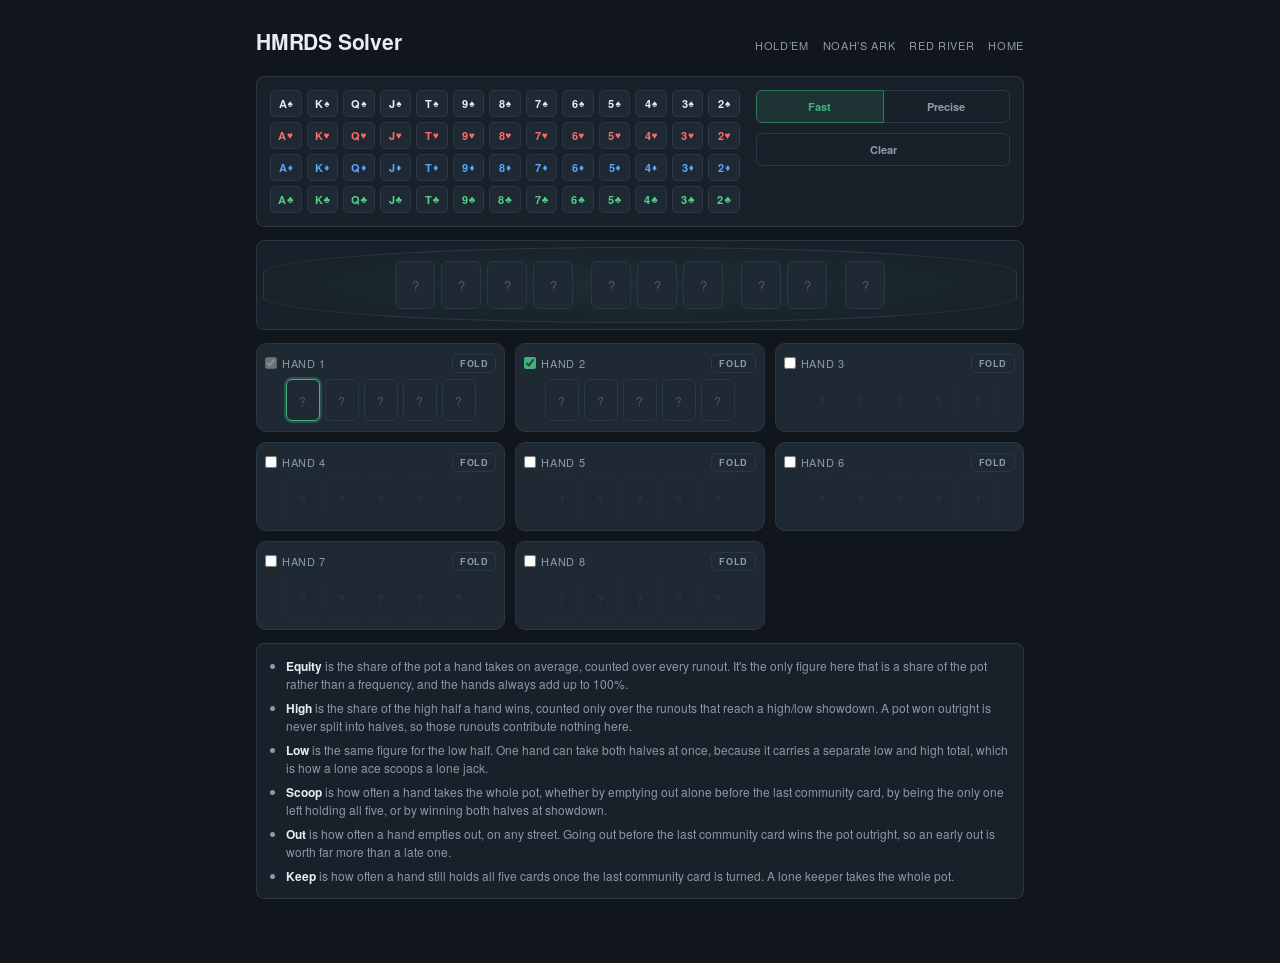
<file: Hemorrhoids/web/static/index.html>
<!DOCTYPE html>
<html lang="en">
<head>
<meta charset="utf-8">
<meta name="viewport" content="width=device-width, initial-scale=1">
<title>HMRDS Solver</title>
<link rel="icon" href="favicon.svg" type="image/svg+xml">
<link rel="stylesheet" href="style.css">
</head>
<body>
<main>
  <header>
    <h1>HMRDS Solver</h1>
    <nav class="elsewhere">
      <a href="/holdem/">Hold&rsquo;em</a>
      <a href="/noah/">Noah&rsquo;s Ark</a>
      <a href="/redriver/">Red River</a>
      <a href="/">Home</a>
    </nav>
  </header>

  <section class="panel deck-panel">
    <div id="deck" class="deck"></div>
    <div class="side">
      <div id="speed" class="speed" role="group" aria-label="Solver speed">
        <button type="button" class="seg on" data-speed="fast">Fast</button>
        <button type="button" class="seg" data-speed="precise">Precise</button>
      </div>
      <button id="clear" type="button" class="ghost">Clear</button>
      <div id="status" class="status">
        <span class="status-line"></span>
        <span class="status-detail"></span>
      </div>
    </div>
  </section>

  <section class="panel board-panel">
    <div class="felt"></div>
    <div id="board" class="board"></div>
  </section>

  <section id="players" class="players"></section>

  <section class="panel glossary">
    <ul>
      <li><b>Equity</b> is the share of the pot a hand takes on average, counted
        over every runout. It's the only figure here that is a share of the pot
        rather than a frequency, and the hands always add up to 100%.</li>
      <li><b>High</b> is the share of the high half a hand wins, counted only
        over the runouts that reach a high/low showdown. A pot won outright is
        never split into halves, so those runouts contribute nothing here.</li>
      <li><b>Low</b> is the same figure for the low half. One hand can take both
        halves at once, because it carries a separate low and high total,
        which is how a lone ace scoops a lone jack.</li>
      <li><b>Scoop</b> is how often a hand takes the whole pot, whether by
        emptying out alone before the last community card, by being the only one
        left holding all five, or by winning both halves at showdown.</li>
      <li><b>Out</b> is how often a hand empties out, on any street. Going out
        before the last community card wins the pot outright, so an early out is
        worth far more than a late one.</li>
      <li><b>Keep</b> is how often a hand still holds all five cards once the
        last community card is turned. A lone keeper takes the whole pot.</li>
    </ul>
  </section>
</main>
<script src="app.js"></script>
</body>
</html>
</file>
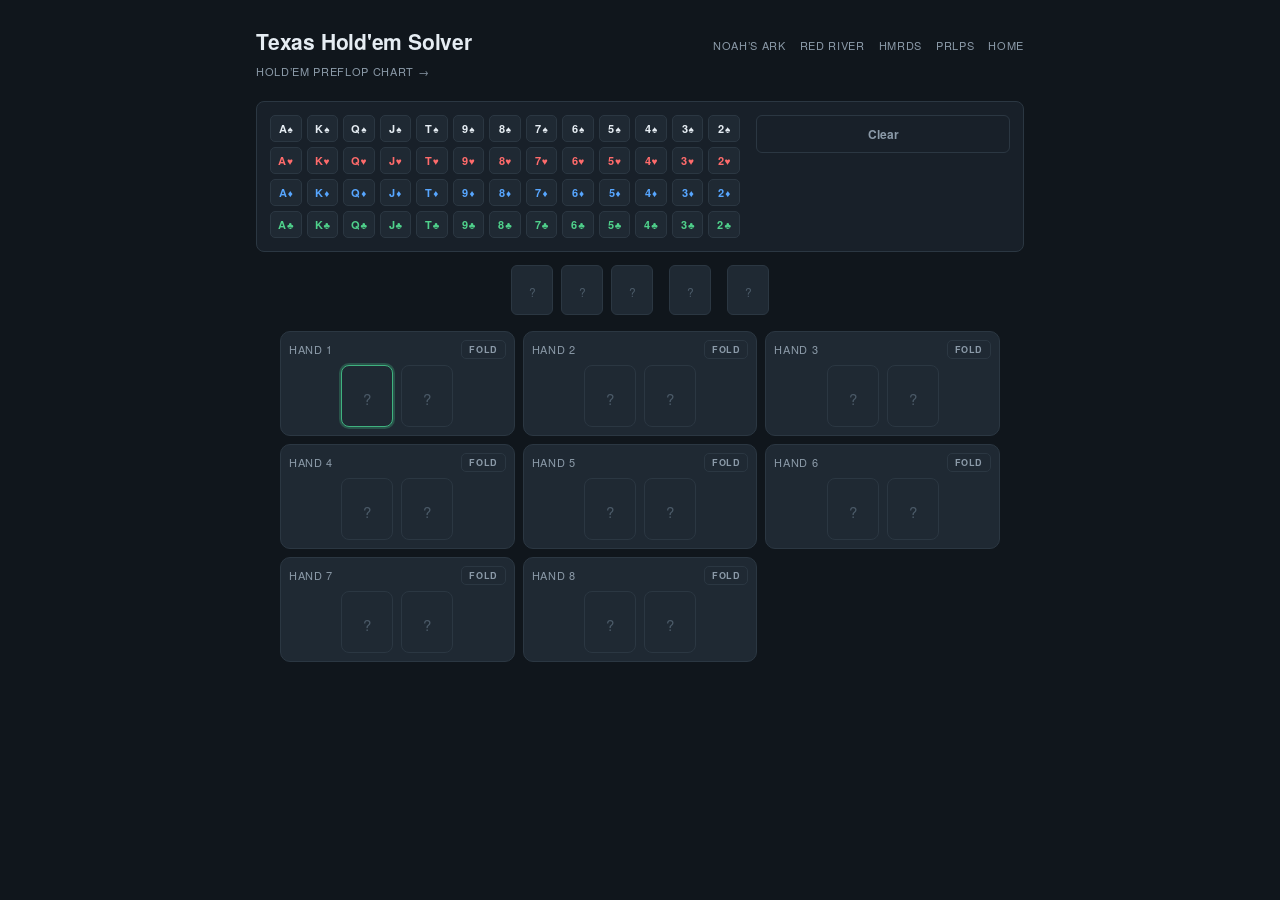
<file: Hold 'em/web/static/index.html>
<!DOCTYPE html>
<html lang="en">
<head>
<meta charset="utf-8">
<meta name="viewport" content="width=device-width, initial-scale=1">
<title>Texas Hold'em Solver</title>
<link rel="icon" href="favicon.svg" type="image/svg+xml">
<link rel="stylesheet" href="style.css">
</head>
<body>
<main>
  <header>
    <div class="title">
      <h1>Texas Hold'em Solver</h1>
      <!-- Under this title rather than out in the nav: the chart is built from
           Hold'em runouts and says nothing about the other three games. -->
      <a class="chart-link" href="/holdem/preflopchart">Hold&rsquo;em Preflop Chart &rarr;</a>
    </div>
    <nav class="elsewhere">
      <a href="/noah/">Noah&rsquo;s Ark</a>
      <a href="/redriver/">Red River</a>
      <a href="/hmrds/">HMRDS</a>
      <a href="/prlps/">PRLPS</a>
      <a href="/">Home</a>
    </nav>
  </header>

  <section class="panel deck-panel">
    <div id="deck" class="deck"></div>
    <div class="side">
      <button id="clear" type="button" class="ghost">Clear</button>
      <div id="status" class="status">
        <span class="status-line"></span>
        <span class="status-detail"></span>
      </div>
    </div>
  </section>

  <section class="table-panel">
    <div class="table">
      <div class="felt"></div>
      <div id="board" class="board"></div>
      <div id="players" class="players"></div>
    </div>
  </section>
</main>
<script src="app.js"></script>
</body>
</html>
</file>
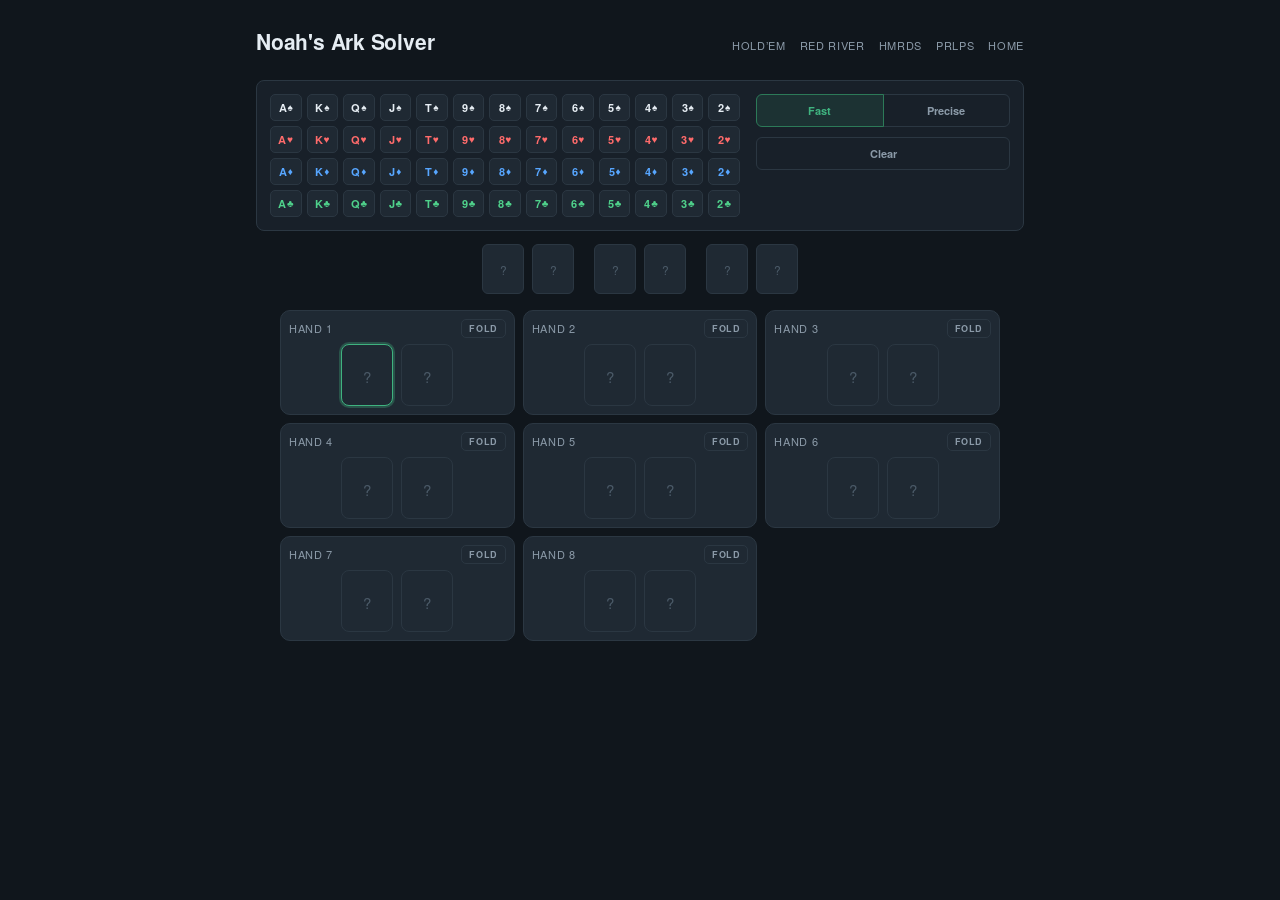
<file: Noah's Ark/web/static/index.html>
<!DOCTYPE html>
<html lang="en">
<head>
<meta charset="utf-8">
<meta name="viewport" content="width=device-width, initial-scale=1">
<title>Noah's Ark Solver</title>
<link rel="icon" href="favicon.svg" type="image/svg+xml">
<link rel="stylesheet" href="style.css">
</head>
<body>
<main>
  <header>
    <h1>Noah's Ark Solver</h1>
    <nav class="elsewhere">
      <a href="/holdem/">Hold&rsquo;em</a>
      <a href="/redriver/">Red River</a>
      <a href="/hmrds/">HMRDS</a>
      <a href="/prlps/">PRLPS</a>
      <a href="/">Home</a>
    </nav>
  </header>

  <section class="panel deck-panel">
    <div id="deck" class="deck"></div>
    <div class="side">
      <div id="speed" class="speed" role="group" aria-label="Solver speed">
        <button type="button" class="seg on" data-speed="fast">Fast</button>
        <button type="button" class="seg" data-speed="precise">Precise</button>
      </div>
      <button id="clear" type="button" class="ghost">Clear</button>
      <div id="status" class="status">
        <span class="status-line"></span>
        <span class="status-detail"></span>
      </div>
    </div>
  </section>

  <section class="table-panel">
    <div class="table">
      <div class="felt"></div>
      <div id="board" class="board"></div>
      <div id="players" class="players"></div>
    </div>
  </section>
</main>
<script src="app.js"></script>
</body>
</html>
</file>
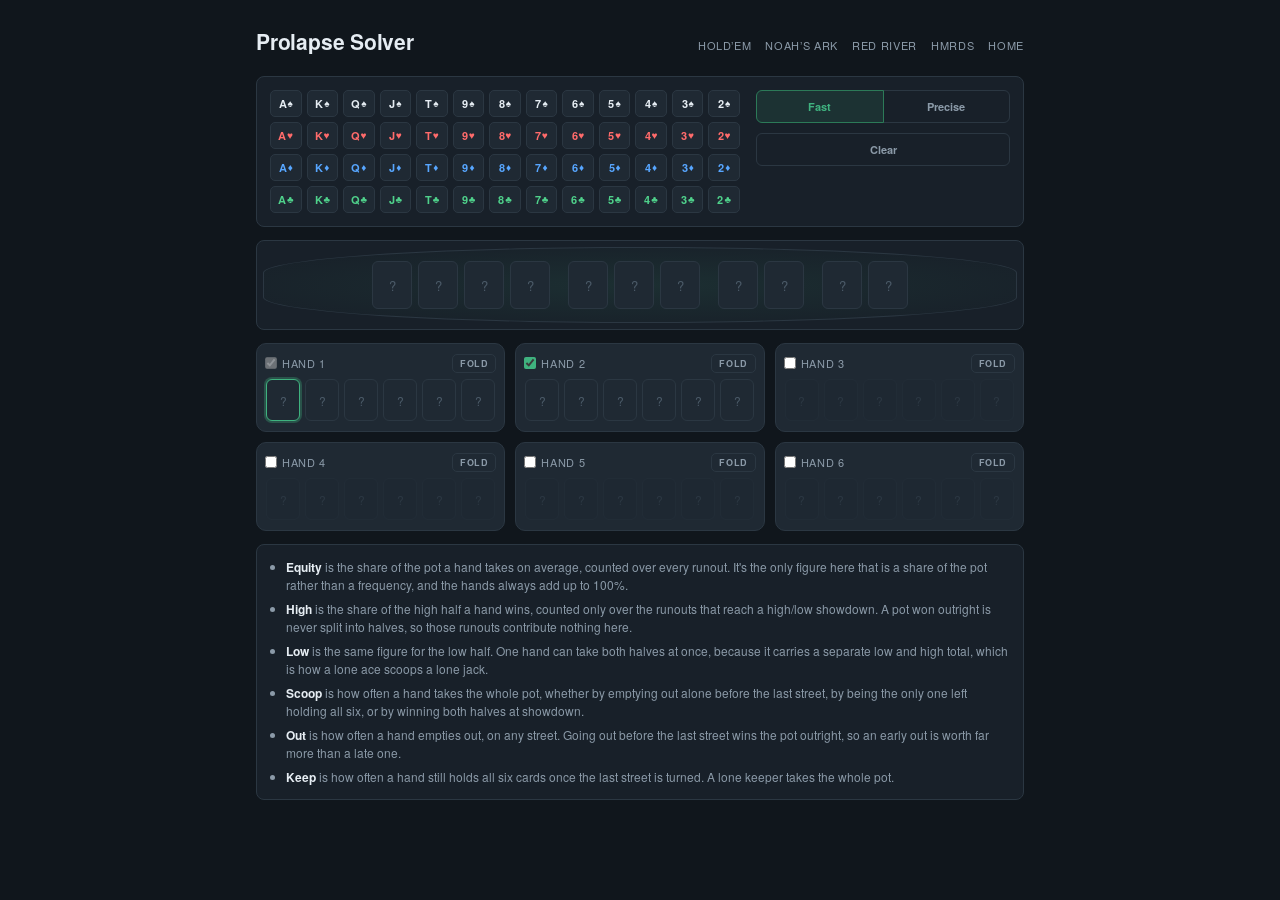
<file: Prolapse/web/static/index.html>
<!DOCTYPE html>
<html lang="en">
<head>
<meta charset="utf-8">
<meta name="viewport" content="width=device-width, initial-scale=1">
<title>Prolapse Solver</title>
<link rel="icon" href="favicon.svg" type="image/svg+xml">
<link rel="stylesheet" href="style.css">
</head>
<body>
<main>
  <header>
    <h1>Prolapse Solver</h1>
    <nav class="elsewhere">
      <a href="/holdem/">Hold&rsquo;em</a>
      <a href="/noah/">Noah&rsquo;s Ark</a>
      <a href="/redriver/">Red River</a>
      <a href="/hmrds/">HMRDS</a>
      <a href="/">Home</a>
    </nav>
  </header>

  <section class="panel deck-panel">
    <div id="deck" class="deck"></div>
    <div class="side">
      <div id="speed" class="speed" role="group" aria-label="Solver speed">
        <button type="button" class="seg on" data-speed="fast">Fast</button>
        <button type="button" class="seg" data-speed="precise">Precise</button>
      </div>
      <button id="clear" type="button" class="ghost">Clear</button>
      <div id="status" class="status">
        <span class="status-line"></span>
        <span class="status-detail"></span>
      </div>
    </div>
  </section>

  <section class="panel board-panel">
    <div class="felt"></div>
    <div id="board" class="board"></div>
  </section>

  <section id="players" class="players"></section>

  <section class="panel glossary">
    <ul>
      <li><b>Equity</b> is the share of the pot a hand takes on average, counted
        over every runout. It's the only figure here that is a share of the pot
        rather than a frequency, and the hands always add up to 100%.</li>
      <li><b>High</b> is the share of the high half a hand wins, counted only
        over the runouts that reach a high/low showdown. A pot won outright is
        never split into halves, so those runouts contribute nothing here.</li>
      <li><b>Low</b> is the same figure for the low half. One hand can take both
        halves at once, because it carries a separate low and high total,
        which is how a lone ace scoops a lone jack.</li>
      <li><b>Scoop</b> is how often a hand takes the whole pot, whether by
        emptying out alone before the last street, by being the only one
        left holding all six, or by winning both halves at showdown.</li>
      <li><b>Out</b> is how often a hand empties out, on any street. Going out
        before the last street wins the pot outright, so an early out is
        worth far more than a late one.</li>
      <li><b>Keep</b> is how often a hand still holds all six cards once the
        last street is turned. A lone keeper takes the whole pot.</li>
    </ul>
  </section>
</main>
<script src="app.js"></script>
</body>
</html>
</file>
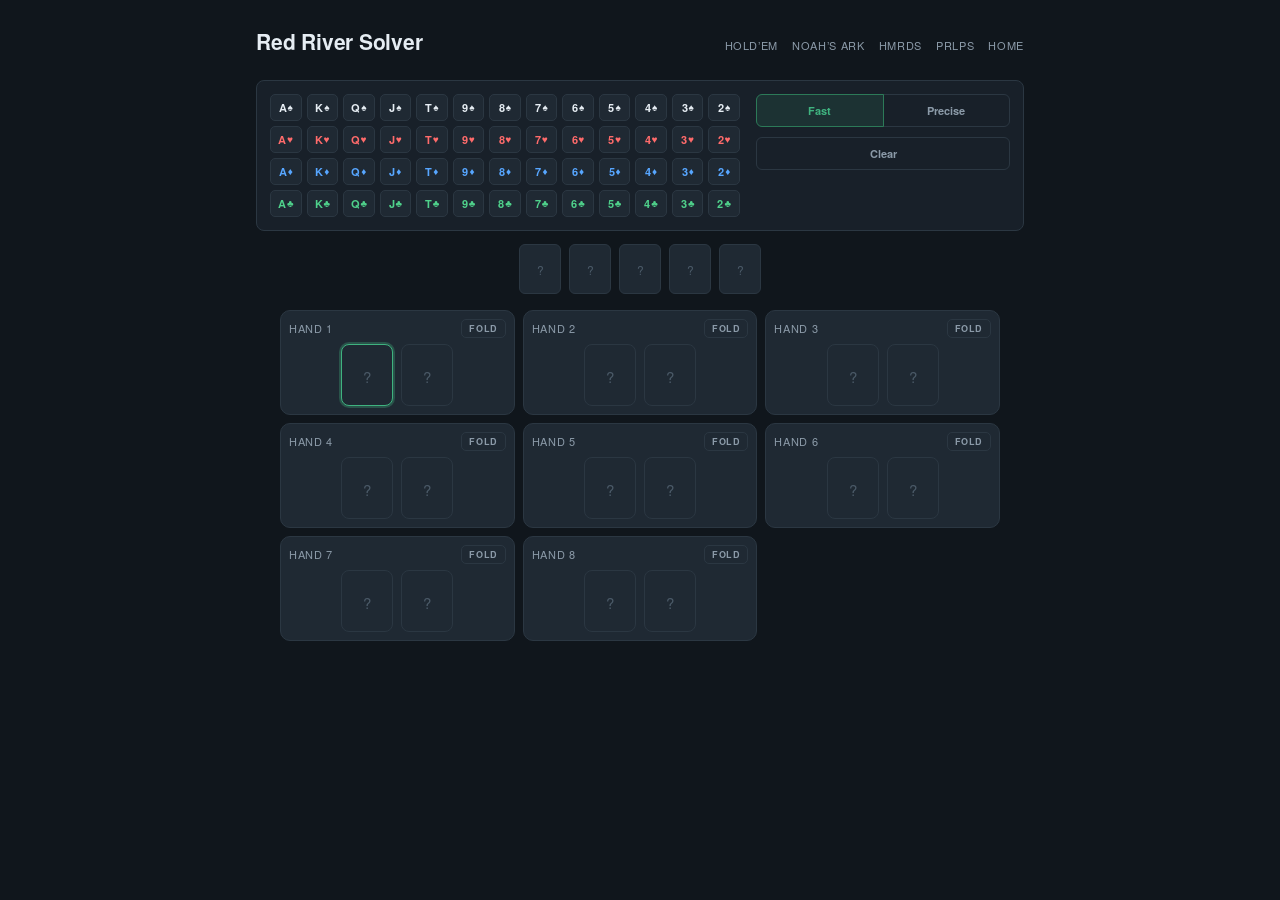
<file: Red River/web/static/index.html>
<!DOCTYPE html>
<html lang="en">
<head>
<meta charset="utf-8">
<meta name="viewport" content="width=device-width, initial-scale=1">
<title>Red River Solver</title>
<link rel="icon" href="favicon.svg" type="image/svg+xml">
<link rel="stylesheet" href="style.css">
</head>
<body>
<main>
  <header>
    <h1>Red River Solver</h1>
    <nav class="elsewhere">
      <a href="/holdem/">Hold&rsquo;em</a>
      <a href="/noah/">Noah&rsquo;s Ark</a>
      <a href="/hmrds/">HMRDS</a>
      <a href="/prlps/">PRLPS</a>
      <a href="/">Home</a>
    </nav>
  </header>

  <section class="panel deck-panel">
    <div id="deck" class="deck"></div>
    <div class="side">
      <div id="speed" class="speed" role="group" aria-label="Solver speed">
        <button type="button" class="seg on" data-speed="fast">Fast</button>
        <button type="button" class="seg" data-speed="precise">Precise</button>
      </div>
      <button id="clear" type="button" class="ghost">Clear</button>
      <div id="status" class="status">
        <span class="status-line"></span>
        <span class="status-detail"></span>
      </div>
    </div>
  </section>

  <section class="table-panel">
    <div class="table">
      <div class="felt"></div>
      <div id="board" class="board"></div>
      <div id="players" class="players"></div>
    </div>
  </section>
</main>
<script src="app.js"></script>
</body>
</html>
</file>
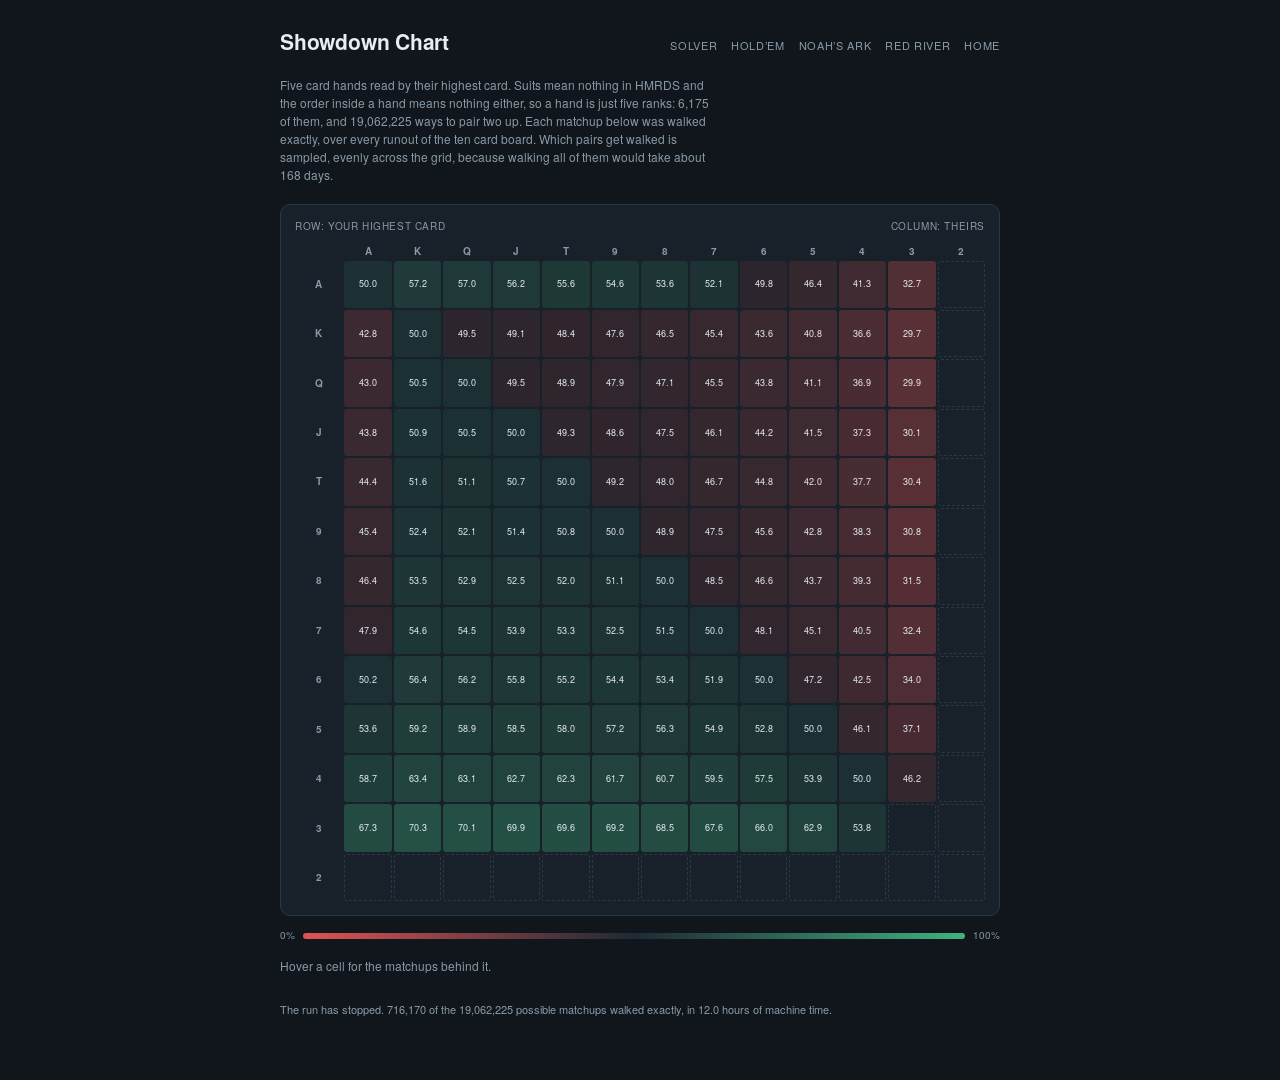
<file: Hemorrhoids/web/static/range.html>
<!DOCTYPE html>
<html lang="en">
<head>
<meta charset="utf-8">
<meta name="viewport" content="width=device-width, initial-scale=1">
<title>Showdown Chart</title>
<link rel="icon" href="favicon.svg" type="image/svg+xml">
<link rel="stylesheet" href="style.css">
<link rel="stylesheet" href="range.css">
</head>
<body>
<main>
  <header>
    <h1>Showdown Chart</h1>
    <nav class="elsewhere">
      <a href="/hmrds/">Solver</a>
      <a href="/holdem/">Hold&rsquo;em</a>
      <a href="/noah/">Noah&rsquo;s Ark</a>
      <a href="/redriver/">Red River</a>
      <a href="/">Home</a>
    </nav>
  </header>

  <p class="blurb">
    Five card hands read by their highest card. Suits mean nothing in HMRDS and
    the order inside a hand means nothing either, so a hand is just five ranks:
    6,175 of them, and 19,062,225 ways to pair two up. Each matchup below was
    walked exactly, over every runout of the ten card board. Which pairs get
    walked is sampled, evenly across the grid, because walking all of them
    would take about 168 days.
  </p>

  <section id="loading" class="notice">Loading chart&hellip;</section>
  <section id="missing" class="notice" hidden>
    The chart has not been walked yet.
    Run <code>python scripts/showdown_chart.py</code> to build it.
  </section>

  <section id="content" hidden>
    <div class="chart-panel">
      <div class="axis-note">
        <span>Row: your highest card</span>
        <span>Column: theirs</span>
      </div>
      <div id="grid" class="grid"></div>
    </div>

    <div class="legend">
      <span>0%</span>
      <div class="ramp"></div>
      <span>100%</span>
    </div>

    <div id="picked" class="picked">Hover a cell for the matchups behind it.</div>
    <p id="progress" class="progress"></p>
  </section>
</main>
<script src="range.js"></script>
</body>
</html>
</file>
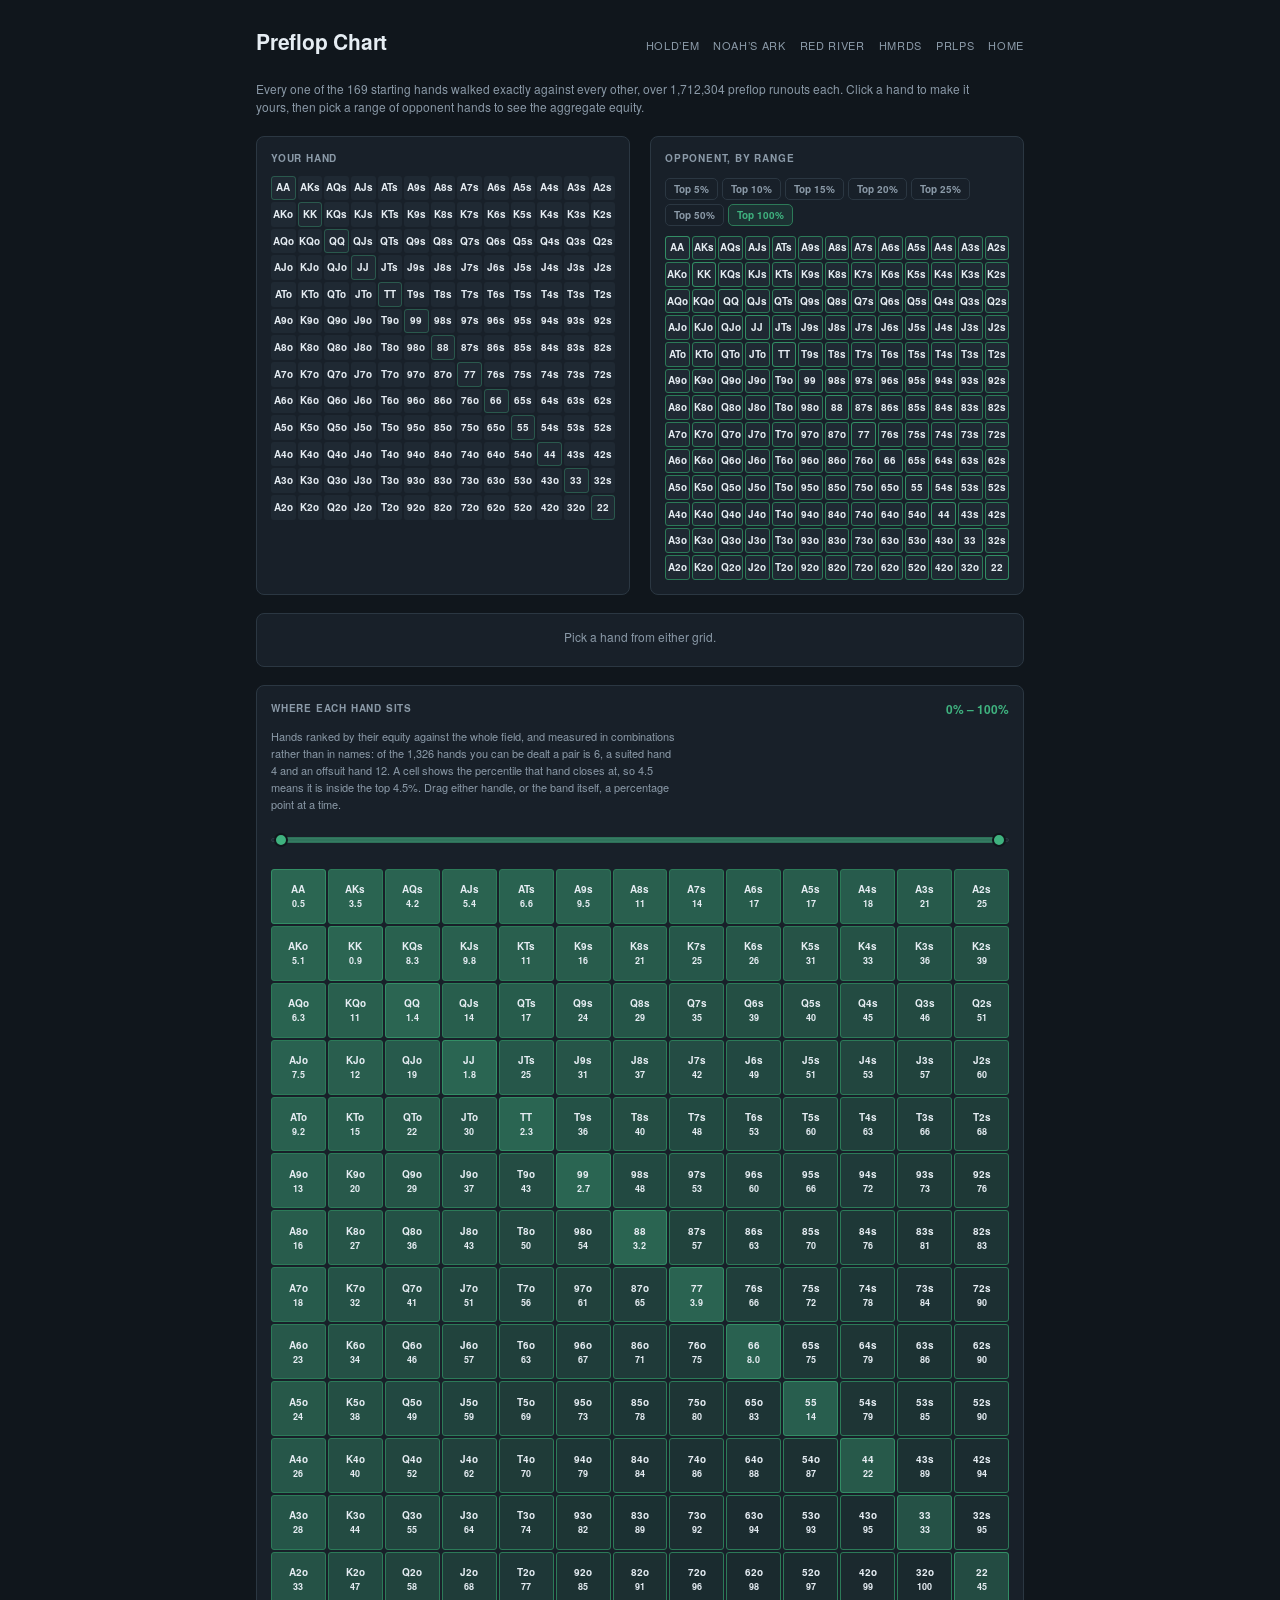
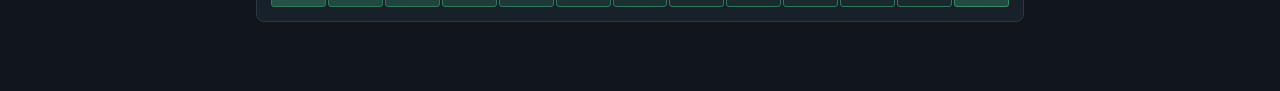
<file: Hold 'em/web/static/preflopchart.html>
<!DOCTYPE html>
<html lang="en">
<head>
<meta charset="utf-8">
<meta name="viewport" content="width=device-width, initial-scale=1">
<title>Preflop Chart</title>
<link rel="icon" href="favicon.svg" type="image/svg+xml">
<link rel="stylesheet" href="style.css">
<link rel="stylesheet" href="preflopchart.css">
</head>
<body>
<main>
  <header>
    <h1>Preflop Chart</h1>
    <nav class="elsewhere">
      <a href="/holdem/">Hold&rsquo;em</a>
      <a href="/noah/">Noah&rsquo;s Ark</a>
      <a href="/redriver/">Red River</a>
      <a href="/hmrds/">HMRDS</a>
      <a href="/prlps/">PRLPS</a>
      <a href="/">Home</a>
    </nav>
  </header>

  <p class="blurb">
    Every one of the 169 starting hands walked exactly against every other,
    over 1,712,304 preflop runouts each. Click a hand to make it yours, then
    pick a range of opponent hands to see the aggregate equity.
  </p>

  <section id="loading" class="notice">Loading chart&hellip;</section>
  <section id="missing" class="notice" hidden>
    The chart file has not been computed yet.
    Run <code>python scripts/preflop_chart.py</code> to build it.
  </section>

  <section id="content" class="chart-content" hidden>
    <div class="charts">
      <div class="chart-panel">
        <h2>Your hand</h2>
        <div id="hero-grid" class="grid"></div>
      </div>

      <div class="chart-panel">
        <div class="opp-head">
          <h2>Opponent, by range</h2>
          <div id="range-picker" class="range-picker"></div>
        </div>
        <div id="opp-grid" class="grid"></div>
      </div>
    </div>

    <div class="result">
      <div id="picked" class="picked">Pick a hand from either grid.</div>
      <div id="answer" class="answer"></div>
    </div>

    <div class="chart-panel percentile-panel">
      <div class="opp-head">
        <h2>Where each hand sits</h2>
        <div id="range-readout" class="range-readout"></div>
      </div>

      <p class="panel-note">
        Hands ranked by their equity against the whole field, and measured in
        combinations rather than in names: of the 1,326 hands you can be dealt a
        pair is 6, a suited hand 4 and an offsuit hand 12. A cell shows the
        percentile that hand closes at, so 4.5 means it is inside the top 4.5%.
        Drag either handle, or the band itself, a percentage point at a time.
      </p>

      <div id="range-slider" class="slider">
        <div class="track"></div>
        <div id="range-band" class="band"></div>
        <div id="handle-lo" class="handle" tabindex="0" role="slider"
             aria-label="range starts at" aria-valuemin="0" aria-valuemax="100"></div>
        <div id="handle-hi" class="handle" tabindex="0" role="slider"
             aria-label="range ends at" aria-valuemin="0" aria-valuemax="100"></div>
      </div>

      <div id="pct-grid" class="grid"></div>
    </div>

    <p id="progress" class="progress"></p>
  </section>
</main>
<script src="preflopchart.js"></script>
</body>
</html>
</file>
<file: Hemorrhoids/web/static/style.css>
/* TeX Gyre Heros, a Helvetica built from URW's Nimbus Sans and released under
   the GUST Font License (fonts/GUST-FONT-LICENSE.txt). Naming Helvetica in a
   font stack is not enough: Windows does not ship it, so the stack fell through
   to Arial, whose a, t, C and R are drawn differently. Shipping the font is the
   only way the page looks the same on every machine. */
@font-face {
  font-family: "TeX Gyre Heros";
  src: url("fonts/texgyreheros-regular.woff2") format("woff2");
  font-weight: 400;
  font-style: normal;
  font-display: swap;
}
@font-face {
  font-family: "TeX Gyre Heros";
  src: url("fonts/texgyreheros-bold.woff2") format("woff2");
  /* The page asks for 600 in places; spanning the range stops the browser
     smearing a synthetic bold over the real one. */
  font-weight: 600 700;
  font-style: normal;
  font-display: swap;
}

:root {
  --bg: #10161c;
  --panel: #182029;
  --panel-2: #1f2933;
  --line: #2b3742;
  --text: #e6edf3;
  --muted: #8b9aa8;
  --accent: #3fb27f;
  --accent-dim: #2c7a58;
  --bad: #e05252;
  --spade: #e6edf3;
  --heart: #ff6b6b;
  --diamond: #57a6ff;
  --club: #4fd18b;
  --font: "TeX Gyre Heros", Helvetica, "Helvetica Neue", Arial, sans-serif;
}

* { box-sizing: border-box; }

body {
  margin: 0;
  padding: 26px 16px 51px;
  background: var(--bg);
  color: var(--text);
  font: 12px/1.5 var(--font);
}

main { max-width: 768px; margin: 0 auto; }

header {
  display: flex; align-items: baseline;
  justify-content: space-between; gap: 16px;
  margin-bottom: 18px;
}
/* The other solver and the way back, sitting out at the end of the title line
   so they stay clear of the table below. */
.elsewhere { display: flex; flex-wrap: wrap; gap: 10px 14px;
  justify-content: flex-end; }
.elsewhere a {
  color: var(--muted); font-size: 11px; text-decoration: none;
  text-transform: uppercase; letter-spacing: 0.06em;
}
.elsewhere a:hover { color: var(--accent); }

h1 { margin: 0; font-size: 21px; letter-spacing: -0.01em; }

.panel {
  background: var(--panel);
  border: 1px solid var(--line);
  border-radius: 8px;
  padding: 13px;
  margin-bottom: 13px;
}

/* Card slots. Hand sized here; the board overrides just below. */
.card {
  width: 34px; height: 42px;
  background: var(--panel-2);
  border: 1px solid var(--line);
  border-radius: 6px;
  color: var(--text);
  font: 600 14px/1 var(--font);
  text-align: center;
  padding: 0;
  cursor: pointer;
  caret-color: transparent;
}
.card::placeholder { color: #4b5a68; font-weight: 400; font-size: 12px; }
.card:focus { outline: none; }
/* The slot the next deck click deals into. */
.card.active { border-color: var(--accent); box-shadow: 0 0 0 2px rgba(63, 178, 127, 0.3); }
.card.invalid { border-color: var(--bad); box-shadow: 0 0 0 2px rgba(224, 82, 82, 0.2); }
/* The board has matched this rank, so the card is lying face up. */
.card.discarded { opacity: 0.4; text-decoration: line-through; border-style: dashed; }
.card.suit-s { color: var(--spade); }
.card.suit-h { color: var(--heart); }
.card.suit-d { color: var(--diamond); }
.card.suit-c { color: var(--club); }

/* The board, with the four streets standing off from one another */
.board-panel { position: relative; display: flex; justify-content: center; padding: 20px 13px; }
.felt {
  position: absolute; inset: 6px;
  border-radius: 50% / 34%;
  border: 1px solid var(--line);
  background: radial-gradient(ellipse at center, rgba(63, 178, 127, 0.10), rgba(63, 178, 127, 0.02) 72%, transparent);
}
.board {
  position: relative;
  display: flex; gap: 6px;
  flex-wrap: wrap; justify-content: center;
}
.board .card { width: 40px; height: 48px; font-size: 16px; }
.board .card::placeholder { font-size: 13px; }
.slot { display: flex; }
.board .slot.street { margin-left: 12px; }

/* Seats. Five cards plus a discard note will not fit a ring, so they lay out
   as a grid that reflows on its own. */
.players {
  display: grid;
  /* Each seat keeps its own height. Without this a seat with its showdown
     table open stretches the one beside it to match and leaves it hollow. */
  align-items: start;
  grid-template-columns: repeat(auto-fit, minmax(205px, 1fr));
  gap: 10px;
}
.player {
  display: flex;
  flex-direction: column;
  align-items: center;
  gap: 6px;
  padding: 10px 8px;
  border-radius: 10px;
  border: 1px solid var(--line);
  background: var(--panel-2);
  min-width: 0;
}
.player.leader { border-color: var(--accent-dim); background: rgba(63, 178, 127, 0.07); }
/* The checkbox on the left, the fold button on the right, on one line. */
.seat-row { display: flex; align-items: center; justify-content: space-between; gap: 8px; width: 100%; }

.fold {
  background: transparent; color: var(--muted);
  border: 1px solid var(--line); border-radius: 5px;
  padding: 2px 7px; font-size: 9px; font-weight: 600;
  text-transform: uppercase; letter-spacing: 0.06em;
}
.fold:hover { background: var(--panel-2); color: var(--text); }
.fold.on { border-color: var(--bad); color: var(--bad); }

/* Folded: still holding its cards, just no longer playing them. */
.player.folded .holecards { opacity: 0.4; }
.player.folded .result { display: none; }

.seat {
  display: flex; align-items: center; gap: 5px;
  color: var(--muted); font-size: 11px; text-transform: uppercase;
  letter-spacing: 0.06em; cursor: pointer;
}
.seat input { width: 12px; height: 12px; margin: 0; accent-color: var(--accent); cursor: pointer; }
/* Seat 1 is whoever is asking, so its box is fixed on rather than absent --
   an empty gap there would read as a seat you had forgotten to check. */
.seat input:disabled { cursor: default; opacity: 0.6; }

/* Out of the pot. The header stays legible so it can be checked back in; only
   what it is holding fades, since none of it counts. */
.player.out .holecards, .player.out .note { opacity: 0.3; }
.holecards { display: flex; gap: 5px; }
.note { color: var(--muted); font-size: 10px; }
.note:empty { display: none; }

.result { width: 100%; text-align: center; }
.result.empty { display: none; }
.equity-pct { font-size: 18px; font-weight: 600; font-variant-numeric: tabular-nums; }
/* One line each, so a seat never grows into the one beside it. */
.breakdown {
  color: var(--muted); font-size: 11px; font-variant-numeric: tabular-nums;
  white-space: nowrap; overflow: hidden; text-overflow: ellipsis;
}
.bar { height: 5px; border-radius: 3px; background: var(--panel); margin: 5px 0 4px; overflow: hidden; }
.bar > span { display: block; height: 100%; background: var(--accent); border-radius: 3px; }

/* Deck */
.deck-panel { display: flex; align-items: flex-start; gap: 16px; }

/* 470 + 16 + 254 is the panel's inner width. Both columns are pinned, so a
   longer status line wraps inside its own column instead of widening it and
   shuffling the deck along -- `flex: none` rather than a basis, because the
   panel turns into a column below and a basis would set heights there. */
.side { flex: none; width: 254px; display: flex; flex-direction: column; gap: 10px; }
.deck {
  flex: none;
  width: 470px;
  display: grid;
  grid-template-columns: repeat(13, minmax(0, 1fr));
  gap: 5px;
}
.deck-card {
  display: flex; align-items: center; justify-content: center; gap: 1px;
  background: var(--panel-2);
  border: 1px solid var(--line);
  border-radius: 5px;
  color: var(--text);
  font: 600 11px/1 var(--font);
  padding: 7px 0;
  cursor: pointer;
}
.deck-card:hover { background: #26323d; border-color: var(--accent); }
.deck-card.used { opacity: 0.28; }
.deck-card.suit-s { color: var(--spade); }
.deck-card.suit-h { color: var(--heart); }
.deck-card.suit-d { color: var(--diamond); }
.deck-card.suit-c { color: var(--club); }
.pip { font-size: 10px; }

/* Controls */
button {
  background: var(--accent); color: #06110b; border: 0; border-radius: 6px;
  padding: 9px 18px; font-size: 12px; font-weight: 600; cursor: pointer;
  font-family: var(--font);
}
button:hover { background: #4ac68e; }
button.ghost { background: transparent; color: var(--muted); border: 1px solid var(--line); }
button.ghost:hover { background: var(--panel-2); color: var(--text); }

/* Two halves of one control, so they read as a pair rather than two buttons
   that happen to sit together. */
.speed { display: flex; }
.seg {
  flex: 1 1 0;
  background: transparent; color: var(--muted);
  border: 1px solid var(--line);
  border-radius: 0;
  padding: 8px 12px; font-size: 11px; font-weight: 600;
}
.seg:first-child { border-radius: 6px 0 0 6px; }
/* Overlapped by a pixel rather than one of them going without a left border:
   that way whichever is lit draws the divider, instead of it vanishing when
   the half that owned it was not the half selected. */
.seg:last-child { border-radius: 0 6px 6px 0; margin-left: -1px; }
.seg:hover { background: var(--panel-2); color: var(--text); }
/* Clear sits directly under the pair, so it is built to the same metrics --
   otherwise the two controls stack at different heights and the column looks
   assembled from spare parts. */
#clear { padding: 8px 12px; font-size: 11px; }
.seg.on {
  background: rgba(63, 178, 127, 0.12);
  border-color: var(--accent-dim);
  color: var(--accent);
  position: relative;  /* over its neighbour, so its border is the one that shows */
  z-index: 1;
}

.status { display: flex; flex-direction: column; gap: 2px; margin: 0; color: var(--muted); font-size: 10px; min-height: 32px; }
.status-line { display: block; }
.status-detail { display: block; font-variant-numeric: tabular-nums; opacity: 0.7; min-height: 14px; }
.status.error { color: var(--bad); }

/* The seats are a bare grid rather than a panel, so they carry no margin of
   their own; this is what sets the legend the same distance off them as the
   panels above are set off each other. */
.glossary { margin-top: 13px; }
.glossary ul { margin: 0; padding-left: 16px; }
.glossary li { color: var(--muted); margin-bottom: 6px; max-width: 62em; }
.glossary li:last-child { margin-bottom: 0; }
.glossary b { color: var(--text); font-weight: 600; }

@media (max-width: 940px) {
  .players { grid-template-columns: repeat(auto-fit, minmax(220px, 1fr)); }
  .deck-panel { flex-direction: column; }
  /* Column flex, so flex-grow works on the vertical axis: the deck has to be
     told to fill the width outright. */
  .deck { width: 100%; }
  .side { flex-direction: row; align-items: center; width: 100%; }
  .speed { flex: 0 0 auto; }
  .seg { flex: 0 0 auto; }
}

@media (max-width: 620px) {
  .deck { gap: 4px; }
  .deck-card { font-size: 10px; padding: 6px 0; }
  .pip { font-size: 9px; }
  .board .card { width: 34px; height: 42px; font-size: 14px; }
  .board .slot.street { margin-left: 8px; }
}

/* Phone width. A seat holds five cards, so at the sizes above only one column
   of them fits and the table runs on for eight screens. Everything the seat is
   built from comes down together -- cards, gaps, padding -- until two columns
   fit side by side, which is what the grid is asked for here. */
@media (max-width: 620px) {
  .players { grid-template-columns: repeat(2, minmax(0, 1fr)); gap: 8px; }
  .player { padding: 8px 6px; gap: 5px; }
  .card { width: 26px; height: 33px; font-size: 12px; border-radius: 5px; }
  .holecards { gap: 4px; }
  .seat { font-size: 10px; gap: 4px; }
  .seat input { width: 11px; height: 11px; }
  .equity-pct { font-size: 15px; }
  .breakdown { font-size: 10px; }
  .note { font-size: 9px; }

  /* The board keeps a size of its own: it is one row of ten, not five, so it
     is the page width that sets it rather than the seat beside it. */
  .board-panel { padding: 14px 8px; }
  .board { gap: 4px; }
  .board .card { width: 28px; height: 35px; font-size: 12px; }
  .board .slot.street { margin-left: 6px; }
}

@media (max-width: 400px) {
  body { padding: 20px 10px 40px; }
  .deck { gap: 3px; }
  .deck-card { font-size: 9px; padding: 5px 0; }
  .pip { font-size: 8px; }
  .board .card { width: 25px; height: 31px; font-size: 11px; }
  .card { width: 24px; height: 30px; font-size: 11px; }
}
</file>
<file: Hold 'em/web/static/style.css>
/* TeX Gyre Heros, a Helvetica built from URW's Nimbus Sans and released under
   the GUST Font License (fonts/GUST-FONT-LICENSE.txt). Naming Helvetica in a
   font stack is not enough: Windows does not ship it, so the stack fell through
   to Arial, whose a, t, C and R are drawn differently. Shipping the font is the
   only way the page looks the same on every machine. */
@font-face {
  font-family: "TeX Gyre Heros";
  src: url("fonts/texgyreheros-regular.woff2") format("woff2");
  font-weight: 400;
  font-style: normal;
  font-display: swap;
}
@font-face {
  font-family: "TeX Gyre Heros";
  src: url("fonts/texgyreheros-bold.woff2") format("woff2");
  /* The page asks for 600 in places; spanning the range stops the browser
     smearing a synthetic bold over the real one. */
  font-weight: 600 700;
  font-style: normal;
  font-display: swap;
}

:root {
  --bg: #10161c;
  --panel: #182029;
  --panel-2: #1f2933;
  --line: #2b3742;
  --text: #e6edf3;
  --muted: #8b9aa8;
  --accent: #3fb27f;
  --accent-dim: #2c7a58;
  --bad: #e05252;
  --spade: #e6edf3;
  --heart: #ff6b6b;
  --diamond: #57a6ff;
  --club: #4fd18b;
  --font: "TeX Gyre Heros", Helvetica, "Helvetica Neue", Arial, sans-serif;
}

* { box-sizing: border-box; }

body {
  margin: 0;
  padding: 26px 16px 51px;
  background: var(--bg);
  color: var(--text);
  font: 12px/1.5 var(--font);
}

main { max-width: 768px; margin: 0 auto; }

header {
  display: flex; align-items: baseline;
  justify-content: space-between; gap: 16px;
  margin-bottom: 22px;
}
/* The other solver and the way back, sitting out at the end of the title line
   so they stay clear of the table below. */
/* The title and the one link that belongs to this game, stacked, with the
   links to everywhere else still out on the right. */
.title { display: flex; flex-direction: column; gap: 5px; }
.chart-link {
  color: var(--muted); text-decoration: none; font-size: 11px;
  text-transform: uppercase; letter-spacing: 0.06em;
}
.chart-link:hover { color: var(--accent); }

.elsewhere { display: flex; flex-wrap: wrap; gap: 10px 14px;
  justify-content: flex-end; }
.elsewhere a {
  color: var(--muted); font-size: 11px; text-decoration: none;
  text-transform: uppercase; letter-spacing: 0.06em;
}
.elsewhere a:hover { color: var(--accent); }

h1 { margin: 0; font-size: 21px; letter-spacing: -0.01em; }
h2 { margin: 0; font-size: 10px; text-transform: uppercase; letter-spacing: 0.08em; color: var(--muted); }

.panel {
  background: var(--panel);
  border: 1px solid var(--line);
  border-radius: 8px;
  padding: 13px;
  margin-bottom: 13px;
}

/* Card inputs. These are hand sized; the board overrides down to 80% below. */
.card {
  width: 52px; height: 62px;
  background: var(--panel-2);
  border: 1px solid var(--line);
  border-radius: 8px;
  color: var(--text);
  font: 600 20px/1 var(--font);
  text-align: center;
  padding: 0;
  cursor: pointer;
  caret-color: transparent;
}
.card::placeholder { color: #4b5a68; font-weight: 400; font-size: 15px; }
.card:focus { outline: none; }
/* The slot the next deck click deals into. */
.card.active { border-color: var(--accent); box-shadow: 0 0 0 2px rgba(63, 178, 127, 0.3); }
.card.invalid { border-color: var(--bad); box-shadow: 0 0 0 2px rgba(224, 82, 82, 0.2); }
.card.suit-s { color: var(--spade); }
.card.suit-h { color: var(--heart); }
.card.suit-d { color: var(--diamond); }
.card.suit-c { color: var(--club); }

/* The table: hands around the ring, board in the middle */
/* No panel round it: the seats and the felt are boxes already, and a border
   drawn round all of them was a second frame saying the same thing. The margin
   is what the panel used to contribute. */
.table-panel {
  padding: 0 10px; margin-bottom: 13px;
  display: flex; justify-content: center;
}
.table {
  width: 100%;
  max-width: 720px;
  margin: 0 auto;
  display: flex;
  flex-direction: column;
  align-items: center;
  gap: 16px;
}
/* The felt and the board share the middle cell; the felt is first in the
   markup, so the board paints over it. */
.felt { display: none; }

.board {
  justify-content: center;
  display: flex; gap: 8px;
}
.board .card { width: 42px; height: 50px; font-size: 16px; border-radius: 6px; }
.board .card::placeholder { font-size: 12px; }
.slot { display: flex; flex-direction: column; align-items: center; }
/* Turn and river stand off from the flop, so the streets read at a glance. */
.board .slot:nth-child(4), .board .slot:nth-child(5) { margin-left: 8px; }

/* The seats as a list under the board rather than a ring around it. A ring
   needs a height fixed in advance to sit its seats against, which a board that
   can run to seven rows does not have -- the middle of it grew past the box and
   the seats below went with it, off the bottom of a page that never got any
   taller to scroll. */
.players {
  display: grid;
  /* Each seat keeps its own height. Without this a seat with its showdown
     table open stretches the one beside it to match and leaves it hollow. */
  align-items: start;
  grid-template-columns: repeat(auto-fit, minmax(200px, 1fr));
  gap: 8px;
  width: 100%;
}
/* The hand number on the left, the fold button on the right, on one line. */
.seat-row { display: flex; align-items: center; justify-content: space-between; gap: 8px; width: 100%; }

.fold {
  background: transparent; color: var(--muted);
  border: 1px solid var(--line); border-radius: 5px;
  padding: 2px 7px; font-size: 9px; font-weight: 600;
  text-transform: uppercase; letter-spacing: 0.06em;
}
.fold:hover { background: var(--panel-2); color: var(--text); }
.fold.on { border-color: var(--bad); color: var(--bad); }

/* Folded: still holding its cards, just no longer playing them. */
.player.folded .holecards { opacity: 0.4; }
.player.folded .result { display: none; }

.player {
  display: flex;
  flex-direction: column;
  align-items: center;
  justify-content: center;
  gap: 6px;
  padding: 8px;
  border-radius: 10px;
  border: 1px solid var(--line);
  background: var(--panel-2);
  min-width: 0;
}
.player.leader { border-color: var(--accent-dim); background: rgba(63, 178, 127, 0.07); }
.seat { color: var(--muted); font-size: 11px; text-transform: uppercase; letter-spacing: 0.06em; }
.holecards { display: flex; gap: 8px; }

.result { width: 100%; text-align: center; }
.result.empty { display: none; }
.equity-pct { font-size: 18px; font-weight: 600; font-variant-numeric: tabular-nums; }
/* One line each, so a seat never grows into the one beside it. */
.breakdown {
  color: var(--muted); font-size: 11px; font-variant-numeric: tabular-nums;
  white-space: nowrap; overflow: hidden; text-overflow: ellipsis;
}
/* The fold-out list of what the hand becomes. Closed it is one quiet line, so
   it does not compete with the equity figure above it. */
/* Capped, and centred in what it is given. Seats sit in the ring's grid, and
   the columns take their width from what is in them -- left to spread, ten
   rows of table would pull one seat to five times the width of the rest. */
.made { width: 100%; max-width: 190px; margin: 4px auto 0; text-align: left; }
.made > summary {
  color: var(--muted); font-size: 10px; cursor: pointer; list-style: none;
  text-align: center; padding: 2px 0;
}
.made > summary::-webkit-details-marker { display: none; }
.made > summary::after { content: " ▾"; }
.made[open] > summary::after { content: " ▴"; }
.made > summary:hover { color: var(--text); }
.made-rows { margin-top: 3px; }
.made-row {
  display: flex; justify-content: space-between; gap: 6px;
  color: var(--muted); font-size: 10px; font-variant-numeric: tabular-nums;
}
/* A seat in the ring is narrow. Ten rows that each wrap onto three lines would
   push the seat over the one below it, so the name gives way instead. */
.made-row > span:first-child {
  white-space: nowrap; overflow: hidden; text-overflow: ellipsis; min-width: 0;
  /* The engine names the categories in lower case, which is right for a
     sentence and wrong for a column of labels. */
  text-transform: capitalize;
}
.made-row > span:last-child { white-space: nowrap; flex: 0 0 auto; }
/* Kept in the list so every seat reads the same, but out of the way. */
.made-row.never { opacity: 0.35; }

.bar { height: 5px; border-radius: 3px; background: var(--panel-2); margin: 5px 0 4px; overflow: hidden; }
.bar > span { display: block; height: 100%; background: var(--accent); border-radius: 3px; }

/* Deck */
.deck-panel { display: flex; align-items: flex-start; gap: 16px; }
/* Pinned rather than sized by content. A longer status now wraps into its
   own column rather than pulling the column wider and pushing the deck along. */
.side { flex: none; width: 254px; display: flex; flex-direction: column; gap: 10px; }
.deck {
  flex: 1 1 auto;
  display: grid;
  grid-template-columns: repeat(13, minmax(0, 1fr));
  gap: 5px;
  max-width: 624px;
}
.deck-card {
  display: flex; align-items: center; justify-content: center; gap: 1px;
  background: var(--panel-2);
  border: 1px solid var(--line);
  border-radius: 5px;
  color: var(--text);
  font: 600 11px/1 var(--font);
  padding: 7px 0;
  cursor: pointer;
}
.deck-card:hover { background: #26323d; border-color: var(--accent); }
.deck-card.used { opacity: 0.28; }
.deck-card.suit-s { color: var(--spade); }
.deck-card.suit-h { color: var(--heart); }
.deck-card.suit-d { color: var(--diamond); }
.deck-card.suit-c { color: var(--club); }
.pip { font-size: 10px; }

/* Controls */
button {
  background: var(--accent); color: #06110b; border: 0; border-radius: 6px;
  padding: 9px 18px; font-size: 12px; font-weight: 600; cursor: pointer;
  font-family: var(--font);
}
button:hover { background: #4ac68e; }
button:disabled { opacity: 0.55; cursor: default; }
button.ghost { background: transparent; color: var(--muted); border: 1px solid var(--line); }
button.ghost:hover { background: var(--panel-2); color: var(--text); }

.status { display: flex; flex-direction: column; gap: 2px; margin: 0; color: var(--muted); font-size: 10px; min-height: 32px; }
.status-line { display: block; }
.status-detail { display: block; font-variant-numeric: tabular-nums; opacity: 0.7; min-height: 14px; }
.status.error { color: var(--bad); }

/* Too narrow for the ring: board on top, hands stacked below it. */
@media (max-width: 940px) {
  .deck-panel { flex-direction: column; }
  /* Column flex, so flex-grow works on the vertical axis: the deck has to be
     told to fill the width outright. */
  .deck { max-width: none; width: 100%; }
  .side { flex-direction: row; align-items: center; width: 100%; }
  
  .players { grid-template-columns: repeat(auto-fit, minmax(220px, 1fr)); }
}

@media (max-width: 620px) {
  /* Narrow enough that three across leaves nothing readable: hold it at two. */
  .players { grid-template-columns: repeat(2, minmax(0, 1fr)); }
  .deck { gap: 4px; }
  .deck-card { font-size: 10px; padding: 6px 0; }
  .pip { font-size: 9px; }
}
</file>
<file: Noah's Ark/web/static/style.css>
/* TeX Gyre Heros, a Helvetica built from URW's Nimbus Sans and released under
   the GUST Font License (fonts/GUST-FONT-LICENSE.txt). Naming Helvetica in a
   font stack is not enough: Windows does not ship it, so the stack fell through
   to Arial, whose a, t, C and R are drawn differently. Shipping the font is the
   only way the page looks the same on every machine. */
@font-face {
  font-family: "TeX Gyre Heros";
  src: url("fonts/texgyreheros-regular.woff2") format("woff2");
  font-weight: 400;
  font-style: normal;
  font-display: swap;
}
@font-face {
  font-family: "TeX Gyre Heros";
  src: url("fonts/texgyreheros-bold.woff2") format("woff2");
  /* The page asks for 600 in places; spanning the range stops the browser
     smearing a synthetic bold over the real one. */
  font-weight: 600 700;
  font-style: normal;
  font-display: swap;
}

:root {
  --bg: #10161c;
  --panel: #182029;
  --panel-2: #1f2933;
  --line: #2b3742;
  --text: #e6edf3;
  --muted: #8b9aa8;
  --accent: #3fb27f;
  --accent-dim: #2c7a58;
  --bad: #e05252;
  --spade: #e6edf3;
  --heart: #ff6b6b;
  --diamond: #57a6ff;
  --club: #4fd18b;
  --font: "TeX Gyre Heros", Helvetica, "Helvetica Neue", Arial, sans-serif;
}

* { box-sizing: border-box; }

body {
  margin: 0;
  padding: 26px 16px 51px;
  background: var(--bg);
  color: var(--text);
  font: 12px/1.5 var(--font);
}

main { max-width: 768px; margin: 0 auto; }

header {
  display: flex; align-items: baseline;
  justify-content: space-between; gap: 16px;
  margin-bottom: 22px;
}
/* The other solver and the way back, sitting out at the end of the title line
   so they stay clear of the table below. */
.elsewhere { display: flex; flex-wrap: wrap; gap: 10px 14px;
  justify-content: flex-end; }
.elsewhere a {
  color: var(--muted); font-size: 11px; text-decoration: none;
  text-transform: uppercase; letter-spacing: 0.06em;
}
.elsewhere a:hover { color: var(--accent); }

h1 { margin: 0; font-size: 21px; letter-spacing: -0.01em; }
h2 { margin: 0; font-size: 10px; text-transform: uppercase; letter-spacing: 0.08em; color: var(--muted); }

.panel {
  background: var(--panel);
  border: 1px solid var(--line);
  border-radius: 8px;
  padding: 13px;
  margin-bottom: 13px;
}

/* Card inputs. These are hand sized; the board overrides down to 80% below. */
.card {
  width: 52px; height: 62px;
  background: var(--panel-2);
  border: 1px solid var(--line);
  border-radius: 8px;
  color: var(--text);
  font: 600 20px/1 var(--font);
  text-align: center;
  padding: 0;
  cursor: pointer;
  caret-color: transparent;
}
.card::placeholder { color: #4b5a68; font-weight: 400; font-size: 15px; }
.card:focus { outline: none; }
/* The slot the next deck click deals into. */
.card.active { border-color: var(--accent); box-shadow: 0 0 0 2px rgba(63, 178, 127, 0.3); }
.card.invalid { border-color: var(--bad); box-shadow: 0 0 0 2px rgba(224, 82, 82, 0.2); }
.card.suit-s { color: var(--spade); }
.card.suit-h { color: var(--heart); }
.card.suit-d { color: var(--diamond); }
.card.suit-c { color: var(--club); }

/* The table: hands around the ring, board in the middle */
/* No panel round it: the seats and the felt are boxes already, and a border
   drawn round all of them was a second frame saying the same thing. The margin
   is what the panel used to contribute. */
.table-panel {
  padding: 0 10px; margin-bottom: 13px;
  display: flex; justify-content: center;
}
.table {
  width: 100%;
  max-width: 720px;
  margin: 0 auto;
  display: flex;
  flex-direction: column;
  align-items: center;
  gap: 16px;
}
/* The felt and the board share the middle cell; the felt is first in the
   markup, so the board paints over it. */
.felt { display: none; }

.board {
  justify-content: center;
  display: flex; gap: 8px;
}
.board .card { width: 42px; height: 50px; font-size: 16px; border-radius: 6px; }
.board .card::placeholder { font-size: 12px; }
.slot { display: flex; flex-direction: column; align-items: center; }
/* Turn and river stand off from the flop, so the streets read at a glance. */
.board .slot.street { margin-left: 12px; }

/* The seats as a list under the board rather than a ring around it. A ring
   needs a height fixed in advance to sit its seats against, which a board that
   can run to seven rows does not have -- the middle of it grew past the box and
   the seats below went with it, off the bottom of a page that never got any
   taller to scroll. */
.players {
  display: grid;
  /* Each seat keeps its own height. Without this a seat with its showdown
     table open stretches the one beside it to match and leaves it hollow. */
  align-items: start;
  grid-template-columns: repeat(auto-fit, minmax(200px, 1fr));
  gap: 8px;
  width: 100%;
}
/* The hand number on the left, the fold button on the right, on one line. */
.seat-row { display: flex; align-items: center; justify-content: space-between; gap: 8px; width: 100%; }

.fold {
  background: transparent; color: var(--muted);
  border: 1px solid var(--line); border-radius: 5px;
  padding: 2px 7px; font-size: 9px; font-weight: 600;
  text-transform: uppercase; letter-spacing: 0.06em;
}
.fold:hover { background: var(--panel-2); color: var(--text); }
.fold.on { border-color: var(--bad); color: var(--bad); }

/* Folded: still holding its cards, just no longer playing them. */
.player.folded .holecards { opacity: 0.4; }
.player.folded .result { display: none; }

.player {
  display: flex;
  flex-direction: column;
  align-items: center;
  justify-content: center;
  gap: 6px;
  padding: 8px;
  border-radius: 10px;
  border: 1px solid var(--line);
  background: var(--panel-2);
  min-width: 0;
}
.player.leader { border-color: var(--accent-dim); background: rgba(63, 178, 127, 0.07); }
.seat { color: var(--muted); font-size: 11px; text-transform: uppercase; letter-spacing: 0.06em; }
.holecards { display: flex; gap: 8px; }

.result { width: 100%; text-align: center; }
.result.empty { display: none; }
.equity-pct { font-size: 18px; font-weight: 600; font-variant-numeric: tabular-nums; }
/* One line each, so a seat never grows into the one beside it. */
.breakdown {
  color: var(--muted); font-size: 11px; font-variant-numeric: tabular-nums;
  white-space: nowrap; overflow: hidden; text-overflow: ellipsis;
}
/* The fold-out list of what the hand becomes. Closed it is one quiet line, so
   it does not compete with the equity figure above it. */
/* Capped, and centred in what it is given. Seats sit in the ring's grid, and
   the columns take their width from what is in them -- left to spread, ten
   rows of table would pull one seat to five times the width of the rest. */
.made { width: 100%; max-width: 190px; margin: 4px auto 0; text-align: left; }
.made > summary {
  color: var(--muted); font-size: 10px; cursor: pointer; list-style: none;
  text-align: center; padding: 2px 0;
}
.made > summary::-webkit-details-marker { display: none; }
.made > summary::after { content: " ▾"; }
.made[open] > summary::after { content: " ▴"; }
.made > summary:hover { color: var(--text); }
.made-rows { margin-top: 3px; }
/* Three columns: the category, what it comes to here, and what it would have
   come to in Hold'em, on one line at every width. The two numbers are the
   same width so they line up down the table however wide the seat is; the
   category is what gives way when the seat is narrow. */
.made-row {
  display: grid; grid-template-columns: 1fr auto auto; gap: 6px;
  color: var(--muted); font-size: 10px; font-variant-numeric: tabular-nums;
}
.made-row > span:nth-child(2), .made-row > span:nth-child(3) {
  min-width: 42px; text-align: right; white-space: nowrap;
}
/* The baseline is the quieter of the two: this game's own number leads. */
.made-base { opacity: 0.62; }
/* Equity is the headline of this panel, so it reads at full strength and the
   categories sit under a rule below it. */
.made-equity { color: var(--text); font-weight: 600; }
.made-equity .made-base { font-weight: 600; }
.made-row.made-equity { padding-bottom: 5px; margin-bottom: 4px;
                        border-bottom: 1px solid var(--line); }
.made-head { color: var(--muted); opacity: 0.75; letter-spacing: 0.04em; }
.made-head > span { font-size: 9px; text-transform: uppercase; }

/* A seat in the ring is narrow. Ten rows that each wrap onto three lines would
   push the seat over the one below it, so the name gives way instead. */
.made-row > span:first-child {
  white-space: nowrap; overflow: hidden; text-overflow: ellipsis; min-width: 0;
  /* The engine names the categories in lower case, which is right for a
     sentence and wrong for a column of labels. */
  text-transform: capitalize;
}
.made-row > span:last-child { white-space: nowrap; flex: 0 0 auto; }
/* Kept in the list so every seat reads the same, but out of the way. */
.made-row.never { opacity: 0.35; }

.bar { height: 5px; border-radius: 3px; background: var(--panel-2); margin: 5px 0 4px; overflow: hidden; }
.bar > span { display: block; height: 100%; background: var(--accent); border-radius: 3px; }

/* Deck */
.deck-panel { display: flex; align-items: flex-start; gap: 16px; }
/* Pinned rather than sized by content. A longer status now wraps into its
   own column rather than pulling the column wider and pushing the deck along. */
.side { flex: none; width: 254px; display: flex; flex-direction: column; gap: 10px; }
.deck {
  flex: 1 1 auto;
  display: grid;
  grid-template-columns: repeat(13, minmax(0, 1fr));
  gap: 5px;
  max-width: 624px;
}
.deck-card {
  display: flex; align-items: center; justify-content: center; gap: 1px;
  background: var(--panel-2);
  border: 1px solid var(--line);
  border-radius: 5px;
  color: var(--text);
  font: 600 11px/1 var(--font);
  padding: 7px 0;
  cursor: pointer;
}
.deck-card:hover { background: #26323d; border-color: var(--accent); }
.deck-card.used { opacity: 0.28; }
.deck-card.suit-s { color: var(--spade); }
.deck-card.suit-h { color: var(--heart); }
.deck-card.suit-d { color: var(--diamond); }
.deck-card.suit-c { color: var(--club); }
.pip { font-size: 10px; }

/* Controls */
button {
  background: var(--accent); color: #06110b; border: 0; border-radius: 6px;
  padding: 9px 18px; font-size: 12px; font-weight: 600; cursor: pointer;
  font-family: var(--font);
}
button:hover { background: #4ac68e; }
button:disabled { opacity: 0.55; cursor: default; }
button.ghost { background: transparent; color: var(--muted); border: 1px solid var(--line); }
button.ghost:hover { background: var(--panel-2); color: var(--text); }

/* Two halves of one control, so they read as a pair rather than two buttons
   that happen to sit together. Overlapped by a pixel so whichever is lit draws
   the divider between them. */
.speed { display: flex; }
.seg {
  flex: 1 1 0;
  background: transparent; color: var(--muted);
  border: 1px solid var(--line);
  border-radius: 0;
  padding: 8px 12px; font-size: 11px; font-weight: 600;
}
.seg:first-child { border-radius: 6px 0 0 6px; }
.seg:last-child { border-radius: 0 6px 6px 0; margin-left: -1px; }
.seg:hover { background: var(--panel-2); color: var(--text); }
#clear { padding: 8px 12px; font-size: 11px; }
.seg.on {
  background: rgba(63, 178, 127, 0.12);
  border-color: var(--accent-dim);
  color: var(--accent);
  position: relative;
  z-index: 1;
}

.status { display: flex; flex-direction: column; gap: 2px; margin: 0; color: var(--muted); font-size: 10px; min-height: 32px; }
.status-line { display: block; }
.status-detail { display: block; font-variant-numeric: tabular-nums; opacity: 0.7; min-height: 14px; }
.status.error { color: var(--bad); }

/* Too narrow for the ring: board on top, hands stacked below it. */
@media (max-width: 940px) {
  .deck-panel { flex-direction: column; }
  /* Column flex, so flex-grow works on the vertical axis: the deck has to be
     told to fill the width outright. */
  .deck { max-width: none; width: 100%; }
  .side { flex-direction: row; align-items: center; width: 100%; }
  
  .players { grid-template-columns: repeat(auto-fit, minmax(220px, 1fr)); }
}

@media (max-width: 620px) {
  /* Narrow enough that three across leaves nothing readable: hold it at two. */
  .players { grid-template-columns: repeat(2, minmax(0, 1fr)); }
  .deck { gap: 4px; }
  .deck-card { font-size: 10px; padding: 6px 0; }
  .pip { font-size: 9px; }
}
</file>
<file: Prolapse/web/static/style.css>
/* TeX Gyre Heros, a Helvetica built from URW's Nimbus Sans and released under
   the GUST Font License (fonts/GUST-FONT-LICENSE.txt). Naming Helvetica in a
   font stack is not enough: Windows does not ship it, so the stack fell through
   to Arial, whose a, t, C and R are drawn differently. Shipping the font is the
   only way the page looks the same on every machine. */
@font-face {
  font-family: "TeX Gyre Heros";
  src: url("fonts/texgyreheros-regular.woff2") format("woff2");
  font-weight: 400;
  font-style: normal;
  font-display: swap;
}
@font-face {
  font-family: "TeX Gyre Heros";
  src: url("fonts/texgyreheros-bold.woff2") format("woff2");
  /* The page asks for 600 in places; spanning the range stops the browser
     smearing a synthetic bold over the real one. */
  font-weight: 600 700;
  font-style: normal;
  font-display: swap;
}

:root {
  --bg: #10161c;
  --panel: #182029;
  --panel-2: #1f2933;
  --line: #2b3742;
  --text: #e6edf3;
  --muted: #8b9aa8;
  --accent: #3fb27f;
  --accent-dim: #2c7a58;
  --bad: #e05252;
  --spade: #e6edf3;
  --heart: #ff6b6b;
  --diamond: #57a6ff;
  --club: #4fd18b;
  --font: "TeX Gyre Heros", Helvetica, "Helvetica Neue", Arial, sans-serif;
}

* { box-sizing: border-box; }

body {
  margin: 0;
  padding: 26px 16px 51px;
  background: var(--bg);
  color: var(--text);
  font: 12px/1.5 var(--font);
}

main { max-width: 768px; margin: 0 auto; }

header {
  display: flex; align-items: baseline;
  justify-content: space-between; gap: 16px;
  margin-bottom: 18px;
}
/* The other solver and the way back, sitting out at the end of the title line
   so they stay clear of the table below. */
.elsewhere { display: flex; flex-wrap: wrap; gap: 10px 14px;
  justify-content: flex-end; }
.elsewhere a {
  color: var(--muted); font-size: 11px; text-decoration: none;
  text-transform: uppercase; letter-spacing: 0.06em;
}
.elsewhere a:hover { color: var(--accent); }

h1 { margin: 0; font-size: 21px; letter-spacing: -0.01em; }

.panel {
  background: var(--panel);
  border: 1px solid var(--line);
  border-radius: 8px;
  padding: 13px;
  margin-bottom: 13px;
}

/* Card slots. Hand sized here; the board overrides just below. */
.card {
  width: 34px; height: 42px;
  background: var(--panel-2);
  border: 1px solid var(--line);
  border-radius: 6px;
  color: var(--text);
  font: 600 14px/1 var(--font);
  text-align: center;
  padding: 0;
  cursor: pointer;
  caret-color: transparent;
}
.card::placeholder { color: #4b5a68; font-weight: 400; font-size: 12px; }
.card:focus { outline: none; }
/* The slot the next deck click deals into. */
.card.active { border-color: var(--accent); box-shadow: 0 0 0 2px rgba(63, 178, 127, 0.3); }
.card.invalid { border-color: var(--bad); box-shadow: 0 0 0 2px rgba(224, 82, 82, 0.2); }
/* The board has matched this rank, so the card is lying face up. */
.card.discarded { opacity: 0.4; text-decoration: line-through; border-style: dashed; }
.card.suit-s { color: var(--spade); }
.card.suit-h { color: var(--heart); }
.card.suit-d { color: var(--diamond); }
.card.suit-c { color: var(--club); }

/* The board, with the four streets standing off from one another */
.board-panel { position: relative; display: flex; justify-content: center; padding: 20px 13px; }
.felt {
  position: absolute; inset: 6px;
  border-radius: 50% / 34%;
  border: 1px solid var(--line);
  background: radial-gradient(ellipse at center, rgba(63, 178, 127, 0.10), rgba(63, 178, 127, 0.02) 72%, transparent);
}
.board {
  position: relative;
  display: flex; gap: 6px;
  flex-wrap: wrap; justify-content: center;
}
.board .card { width: 40px; height: 48px; font-size: 16px; }
.board .card::placeholder { font-size: 13px; }
.slot { display: flex; }
.board .slot.street { margin-left: 12px; }

/* Seats. Five cards plus a discard note will not fit a ring, so they lay out
   as a grid that reflows on its own. */
.players {
  display: grid;
  /* Each seat keeps its own height. Without this a seat with its showdown
     table open stretches the one beside it to match and leaves it hollow. */
  align-items: start;
  grid-template-columns: repeat(auto-fit, minmax(205px, 1fr));
  gap: 10px;
}
.player {
  display: flex;
  flex-direction: column;
  align-items: center;
  gap: 6px;
  padding: 10px 8px;
  border-radius: 10px;
  border: 1px solid var(--line);
  background: var(--panel-2);
  min-width: 0;
}
.player.leader { border-color: var(--accent-dim); background: rgba(63, 178, 127, 0.07); }
/* The checkbox on the left, the fold button on the right, on one line. */
.seat-row { display: flex; align-items: center; justify-content: space-between; gap: 8px; width: 100%; }

.fold {
  background: transparent; color: var(--muted);
  border: 1px solid var(--line); border-radius: 5px;
  padding: 2px 7px; font-size: 9px; font-weight: 600;
  text-transform: uppercase; letter-spacing: 0.06em;
}
.fold:hover { background: var(--panel-2); color: var(--text); }
.fold.on { border-color: var(--bad); color: var(--bad); }

/* Folded: still holding its cards, just no longer playing them. */
.player.folded .holecards { opacity: 0.4; }
.player.folded .result { display: none; }

.seat {
  display: flex; align-items: center; gap: 5px;
  color: var(--muted); font-size: 11px; text-transform: uppercase;
  letter-spacing: 0.06em; cursor: pointer;
}
.seat input { width: 12px; height: 12px; margin: 0; accent-color: var(--accent); cursor: pointer; }
/* Seat 1 is whoever is asking, so its box is fixed on rather than absent --
   an empty gap there would read as a seat you had forgotten to check. */
.seat input:disabled { cursor: default; opacity: 0.6; }

/* Out of the pot. The header stays legible so it can be checked back in; only
   what it is holding fades, since none of it counts. */
.player.out .holecards, .player.out .note { opacity: 0.3; }
.holecards { display: flex; gap: 5px; }
.note { color: var(--muted); font-size: 10px; }
.note:empty { display: none; }

.result { width: 100%; text-align: center; }
.result.empty { display: none; }
.equity-pct { font-size: 18px; font-weight: 600; font-variant-numeric: tabular-nums; }
/* One line each, so a seat never grows into the one beside it. */
.breakdown {
  color: var(--muted); font-size: 11px; font-variant-numeric: tabular-nums;
  white-space: nowrap; overflow: hidden; text-overflow: ellipsis;
}
.bar { height: 5px; border-radius: 3px; background: var(--panel); margin: 5px 0 4px; overflow: hidden; }
.bar > span { display: block; height: 100%; background: var(--accent); border-radius: 3px; }

/* Deck */
.deck-panel { display: flex; align-items: flex-start; gap: 16px; }

/* 470 + 16 + 254 is the panel's inner width. Both columns are pinned, so a
   longer status line wraps inside its own column instead of widening it and
   shuffling the deck along -- `flex: none` rather than a basis, because the
   panel turns into a column below and a basis would set heights there. */
.side { flex: none; width: 254px; display: flex; flex-direction: column; gap: 10px; }
.deck {
  flex: none;
  width: 470px;
  display: grid;
  grid-template-columns: repeat(13, minmax(0, 1fr));
  gap: 5px;
}
.deck-card {
  display: flex; align-items: center; justify-content: center; gap: 1px;
  background: var(--panel-2);
  border: 1px solid var(--line);
  border-radius: 5px;
  color: var(--text);
  font: 600 11px/1 var(--font);
  padding: 7px 0;
  cursor: pointer;
}
.deck-card:hover { background: #26323d; border-color: var(--accent); }
.deck-card.used { opacity: 0.28; }
.deck-card.suit-s { color: var(--spade); }
.deck-card.suit-h { color: var(--heart); }
.deck-card.suit-d { color: var(--diamond); }
.deck-card.suit-c { color: var(--club); }
.pip { font-size: 10px; }

/* Controls */
button {
  background: var(--accent); color: #06110b; border: 0; border-radius: 6px;
  padding: 9px 18px; font-size: 12px; font-weight: 600; cursor: pointer;
  font-family: var(--font);
}
button:hover { background: #4ac68e; }
button.ghost { background: transparent; color: var(--muted); border: 1px solid var(--line); }
button.ghost:hover { background: var(--panel-2); color: var(--text); }

/* Two halves of one control, so they read as a pair rather than two buttons
   that happen to sit together. */
.speed { display: flex; }
.seg {
  flex: 1 1 0;
  background: transparent; color: var(--muted);
  border: 1px solid var(--line);
  border-radius: 0;
  padding: 8px 12px; font-size: 11px; font-weight: 600;
}
.seg:first-child { border-radius: 6px 0 0 6px; }
/* Overlapped by a pixel rather than one of them going without a left border:
   that way whichever is lit draws the divider, instead of it vanishing when
   the half that owned it was not the half selected. */
.seg:last-child { border-radius: 0 6px 6px 0; margin-left: -1px; }
.seg:hover { background: var(--panel-2); color: var(--text); }
/* Clear sits directly under the pair, so it is built to the same metrics --
   otherwise the two controls stack at different heights and the column looks
   assembled from spare parts. */
#clear { padding: 8px 12px; font-size: 11px; }
.seg.on {
  background: rgba(63, 178, 127, 0.12);
  border-color: var(--accent-dim);
  color: var(--accent);
  position: relative;  /* over its neighbour, so its border is the one that shows */
  z-index: 1;
}

.status { display: flex; flex-direction: column; gap: 2px; margin: 0; color: var(--muted); font-size: 10px; min-height: 32px; }
.status-line { display: block; }
.status-detail { display: block; font-variant-numeric: tabular-nums; opacity: 0.7; min-height: 14px; }
.status.error { color: var(--bad); }

/* The seats are a bare grid rather than a panel, so they carry no margin of
   their own; this is what sets the legend the same distance off them as the
   panels above are set off each other. */
.glossary { margin-top: 13px; }
.glossary ul { margin: 0; padding-left: 16px; }
.glossary li { color: var(--muted); margin-bottom: 6px; max-width: 62em; }
.glossary li:last-child { margin-bottom: 0; }
.glossary b { color: var(--text); font-weight: 600; }

@media (max-width: 940px) {
  .players { grid-template-columns: repeat(auto-fit, minmax(220px, 1fr)); }
  .deck-panel { flex-direction: column; }
  /* Column flex, so flex-grow works on the vertical axis: the deck has to be
     told to fill the width outright. */
  .deck { width: 100%; }
  .side { flex-direction: row; align-items: center; width: 100%; }
  .speed { flex: 0 0 auto; }
  .seg { flex: 0 0 auto; }
}

@media (max-width: 620px) {
  .deck { gap: 4px; }
  .deck-card { font-size: 10px; padding: 6px 0; }
  .pip { font-size: 9px; }
  .board .card { width: 34px; height: 42px; font-size: 14px; }
  .board .slot.street { margin-left: 8px; }
}

/* Phone width. A seat holds five cards, so at the sizes above only one column
   of them fits and the table runs on for eight screens. Everything the seat is
   built from comes down together -- cards, gaps, padding -- until two columns
   fit side by side, which is what the grid is asked for here. */
@media (max-width: 620px) {
  .players { grid-template-columns: repeat(2, minmax(0, 1fr)); gap: 8px; }
  .player { padding: 8px 6px; gap: 5px; }
  .card { width: 26px; height: 33px; font-size: 12px; border-radius: 5px; }
  .holecards { gap: 4px; }
  .seat { font-size: 10px; gap: 4px; }
  .seat input { width: 11px; height: 11px; }
  .equity-pct { font-size: 15px; }
  .breakdown { font-size: 10px; }
  .note { font-size: 9px; }

  /* The board keeps a size of its own: it is one row of ten, not five, so it
     is the page width that sets it rather than the seat beside it. */
  .board-panel { padding: 14px 8px; }
  .board { gap: 4px; }
  .board .card { width: 28px; height: 35px; font-size: 12px; }
  .board .slot.street { margin-left: 6px; }
}

@media (max-width: 400px) {
  body { padding: 20px 10px 40px; }
  .deck { gap: 3px; }
  .deck-card { font-size: 9px; padding: 5px 0; }
  .pip { font-size: 8px; }
  .board .card { width: 25px; height: 31px; font-size: 11px; }
  .card { width: 24px; height: 30px; font-size: 11px; }
}
</file>
<file: Red River/web/static/style.css>
/* TeX Gyre Heros, a Helvetica built from URW's Nimbus Sans and released under
   the GUST Font License (fonts/GUST-FONT-LICENSE.txt). Naming Helvetica in a
   font stack is not enough: Windows does not ship it, so the stack fell through
   to Arial, whose a, t, C and R are drawn differently. Shipping the font is the
   only way the page looks the same on every machine. */
@font-face {
  font-family: "TeX Gyre Heros";
  src: url("fonts/texgyreheros-regular.woff2") format("woff2");
  font-weight: 400;
  font-style: normal;
  font-display: swap;
}
@font-face {
  font-family: "TeX Gyre Heros";
  src: url("fonts/texgyreheros-bold.woff2") format("woff2");
  /* The page asks for 600 in places; spanning the range stops the browser
     smearing a synthetic bold over the real one. */
  font-weight: 600 700;
  font-style: normal;
  font-display: swap;
}

:root {
  --bg: #10161c;
  --panel: #182029;
  --panel-2: #1f2933;
  --line: #2b3742;
  --text: #e6edf3;
  --muted: #8b9aa8;
  --accent: #3fb27f;
  --accent-dim: #2c7a58;
  --bad: #e05252;
  --spade: #e6edf3;
  --heart: #ff6b6b;
  --diamond: #57a6ff;
  --club: #4fd18b;
  --font: "TeX Gyre Heros", Helvetica, "Helvetica Neue", Arial, sans-serif;
}

* { box-sizing: border-box; }

body {
  margin: 0;
  padding: 26px 16px 51px;
  background: var(--bg);
  color: var(--text);
  font: 12px/1.5 var(--font);
}

main { max-width: 768px; margin: 0 auto; }

header {
  display: flex; align-items: baseline;
  justify-content: space-between; gap: 16px;
  margin-bottom: 22px;
}
/* The other solver and the way back, sitting out at the end of the title line
   so they stay clear of the table below. */
.elsewhere { display: flex; flex-wrap: wrap; gap: 10px 14px;
  justify-content: flex-end; }
.elsewhere a {
  color: var(--muted); font-size: 11px; text-decoration: none;
  text-transform: uppercase; letter-spacing: 0.06em;
}
.elsewhere a:hover { color: var(--accent); }

h1 { margin: 0; font-size: 21px; letter-spacing: -0.01em; }
h2 { margin: 0; font-size: 10px; text-transform: uppercase; letter-spacing: 0.08em; color: var(--muted); }

.panel {
  background: var(--panel);
  border: 1px solid var(--line);
  border-radius: 8px;
  padding: 13px;
  margin-bottom: 13px;
}

/* Card inputs. These are hand sized; the board overrides down to 80% below. */
.card {
  width: 52px; height: 62px;
  background: var(--panel-2);
  border: 1px solid var(--line);
  border-radius: 8px;
  color: var(--text);
  font: 600 20px/1 var(--font);
  text-align: center;
  padding: 0;
  cursor: pointer;
  caret-color: transparent;
}
.card::placeholder { color: #4b5a68; font-weight: 400; font-size: 15px; }
.card:focus { outline: none; }
/* The slot the next deck click deals into. */
.card.active { border-color: var(--accent); box-shadow: 0 0 0 2px rgba(63, 178, 127, 0.3); }
.card.invalid { border-color: var(--bad); box-shadow: 0 0 0 2px rgba(224, 82, 82, 0.2); }
.card.suit-s { color: var(--spade); }
.card.suit-h { color: var(--heart); }
.card.suit-d { color: var(--diamond); }
.card.suit-c { color: var(--club); }

/* The table: hands around the ring, board in the middle */
/* No panel round it: the seats and the felt are boxes already, and a border
   drawn round all of them was a second frame saying the same thing. The margin
   is what the panel used to contribute. */
.table-panel {
  padding: 0 10px; margin-bottom: 13px;
  display: flex; justify-content: center;
}
.table {
  width: 100%;
  max-width: 720px;
  margin: 0 auto;
  display: flex;
  flex-direction: column;
  align-items: center;
  gap: 16px;
}
/* The felt and the board share the middle cell; the felt is first in the
   markup, so the board paints over it. */
/* Rounded rather than an oval. A board that can run to seven rows is taller
   than it is wide, and a 50% radius on that draws a pointed arch rather than
   the felt it is standing in for. */
.felt { display: none; }

/* A row a street. Ten slots in a line made the middle column of the ring twice
   the width of the seats either side of it, so the board stacks instead: flop,
   turn just under it, then the river four to a row. */
.board {
  display: flex;
  flex-direction: column;
  align-items: center;
  gap: 10px;
}
.board-row { display: flex; justify-content: center; gap: 8px; }
/* Rows the hand has not reached yet. */
.board-row.gone { display: none; }
/* The turn belongs with the flop, so it sits closer to it than to the river. */
.board-row.tight { margin-top: -5px; }
.board .card { width: 42px; height: 50px; font-size: 16px; border-radius: 6px; }
.board .card::placeholder { font-size: 12px; }
.slot { display: flex; flex-direction: column; align-items: center; }
/* Turn and river stand off from the flop, so the streets read at a glance. */

/* The seats as a list under the board rather than a ring around it. A ring
   needs a height fixed in advance to sit its seats against, which a board that
   can run to seven rows does not have -- the middle of it grew past the box and
   the seats below went with it, off the bottom of a page that never got any
   taller to scroll. */
.players {
  display: grid;
  /* Each seat keeps its own height. Without this a seat with its showdown
     table open stretches the one beside it to match and leaves it hollow. */
  align-items: start;
  grid-template-columns: repeat(auto-fit, minmax(200px, 1fr));
  gap: 8px;
  width: 100%;
}
/* The hand number on the left, the fold button on the right, on one line. */
.seat-row { display: flex; align-items: center; justify-content: space-between; gap: 8px; width: 100%; }

.fold {
  background: transparent; color: var(--muted);
  border: 1px solid var(--line); border-radius: 5px;
  padding: 2px 7px; font-size: 9px; font-weight: 600;
  text-transform: uppercase; letter-spacing: 0.06em;
}
.fold:hover { background: var(--panel-2); color: var(--text); }
.fold.on { border-color: var(--bad); color: var(--bad); }

/* Folded: still holding its cards, just no longer playing them. */
.player.folded .holecards { opacity: 0.4; }
.player.folded .result { display: none; }

.player {
  display: flex;
  flex-direction: column;
  align-items: center;
  justify-content: center;
  gap: 6px;
  padding: 8px;
  border-radius: 10px;
  border: 1px solid var(--line);
  background: var(--panel-2);
  min-width: 0;
}
.player.leader { border-color: var(--accent-dim); background: rgba(63, 178, 127, 0.07); }
.seat { color: var(--muted); font-size: 11px; text-transform: uppercase; letter-spacing: 0.06em; }
.holecards { display: flex; gap: 8px; }

.result { width: 100%; text-align: center; }
.result.empty { display: none; }
.equity-pct { font-size: 18px; font-weight: 600; font-variant-numeric: tabular-nums; }
/* One line each, so a seat never grows into the one beside it. */
.breakdown {
  color: var(--muted); font-size: 11px; font-variant-numeric: tabular-nums;
  white-space: nowrap; overflow: hidden; text-overflow: ellipsis;
}
/* The fold-out list of what the hand becomes. Closed it is one quiet line, so
   it does not compete with the equity figure above it. */
/* Capped, and centred in what it is given. Seats sit in the ring's grid, and
   the columns take their width from what is in them -- left to spread, ten
   rows of table would pull one seat to five times the width of the rest. */
.made { width: 100%; max-width: 190px; margin: 4px auto 0; text-align: left; }
.made > summary {
  color: var(--muted); font-size: 10px; cursor: pointer; list-style: none;
  text-align: center; padding: 2px 0;
}
.made > summary::-webkit-details-marker { display: none; }
.made > summary::after { content: " ▾"; }
.made[open] > summary::after { content: " ▴"; }
.made > summary:hover { color: var(--text); }
.made-rows { margin-top: 3px; }
/* Three columns: the category, what it comes to here, and what it would have
   come to in Hold'em, on one line at every width. The two numbers are the
   same width so they line up down the table however wide the seat is; the
   category is what gives way when the seat is narrow. */
.made-row {
  display: grid; grid-template-columns: 1fr auto auto; gap: 6px;
  color: var(--muted); font-size: 10px; font-variant-numeric: tabular-nums;
}
.made-row > span:nth-child(2), .made-row > span:nth-child(3) {
  min-width: 42px; text-align: right; white-space: nowrap;
}
/* The baseline is the quieter of the two: this game's own number leads. */
.made-base { opacity: 0.62; }
/* Equity is the headline of this panel, so it reads at full strength and the
   categories sit under a rule below it. */
.made-equity { color: var(--text); font-weight: 600; }
.made-equity .made-base { font-weight: 600; }
.made-row.made-equity { padding-bottom: 5px; margin-bottom: 4px;
                        border-bottom: 1px solid var(--line); }
.made-head { color: var(--muted); opacity: 0.75; letter-spacing: 0.04em; }
.made-head > span { font-size: 9px; text-transform: uppercase; }

/* A seat in the ring is narrow. Ten rows that each wrap onto three lines would
   push the seat over the one below it, so the name gives way instead. */
.made-row > span:first-child {
  white-space: nowrap; overflow: hidden; text-overflow: ellipsis; min-width: 0;
  /* The engine names the categories in lower case, which is right for a
     sentence and wrong for a column of labels. */
  text-transform: capitalize;
}
.made-row > span:last-child { white-space: nowrap; flex: 0 0 auto; }
/* Kept in the list so every seat reads the same, but out of the way. */
.made-row.never { opacity: 0.35; }

.bar { height: 5px; border-radius: 3px; background: var(--panel-2); margin: 5px 0 4px; overflow: hidden; }
.bar > span { display: block; height: 100%; background: var(--accent); border-radius: 3px; }

/* Deck */
.deck-panel { display: flex; align-items: flex-start; gap: 16px; }
/* Pinned rather than sized by content. A longer status now wraps into its
   own column rather than pulling the column wider and pushing the deck along. */
.side { flex: none; width: 254px; display: flex; flex-direction: column; gap: 10px; }
.deck {
  flex: 1 1 auto;
  display: grid;
  grid-template-columns: repeat(13, minmax(0, 1fr));
  gap: 5px;
  max-width: 624px;
}
.deck-card {
  display: flex; align-items: center; justify-content: center; gap: 1px;
  background: var(--panel-2);
  border: 1px solid var(--line);
  border-radius: 5px;
  color: var(--text);
  font: 600 11px/1 var(--font);
  padding: 7px 0;
  cursor: pointer;
}
.deck-card:hover { background: #26323d; border-color: var(--accent); }
.deck-card.used { opacity: 0.28; }
.deck-card.suit-s { color: var(--spade); }
.deck-card.suit-h { color: var(--heart); }
.deck-card.suit-d { color: var(--diamond); }
.deck-card.suit-c { color: var(--club); }
.pip { font-size: 10px; }

/* Controls */
button {
  background: var(--accent); color: #06110b; border: 0; border-radius: 6px;
  padding: 9px 18px; font-size: 12px; font-weight: 600; cursor: pointer;
  font-family: var(--font);
}
button:hover { background: #4ac68e; }
button:disabled { opacity: 0.55; cursor: default; }
button.ghost { background: transparent; color: var(--muted); border: 1px solid var(--line); }
button.ghost:hover { background: var(--panel-2); color: var(--text); }

.speed { display: flex; }
.seg {
  flex: 1 1 0;
  background: transparent; color: var(--muted);
  border: 1px solid var(--line);
  border-radius: 0;
  padding: 8px 12px; font-size: 11px; font-weight: 600;
}
.seg:first-child { border-radius: 6px 0 0 6px; }
.seg:last-child { border-radius: 0 6px 6px 0; margin-left: -1px; }
.seg:hover { background: var(--panel-2); color: var(--text); }
#clear { padding: 8px 12px; font-size: 11px; }
.seg.on {
  background: rgba(63, 178, 127, 0.12);
  border-color: var(--accent-dim);
  color: var(--accent);
  position: relative;
  z-index: 1;
}

.status { display: flex; flex-direction: column; gap: 2px; margin: 0; color: var(--muted); font-size: 10px; min-height: 32px; }
.status-line { display: block; }
.status-detail { display: block; font-variant-numeric: tabular-nums; opacity: 0.7; min-height: 14px; }
.status.error { color: var(--bad); }

/* Too narrow for the ring: board on top, hands stacked below it. */
@media (max-width: 940px) {
  .deck-panel { flex-direction: column; }
  /* Column flex, so flex-grow works on the vertical axis: the deck has to be
     told to fill the width outright. */
  .deck { max-width: none; width: 100%; }
  .side { flex-direction: row; align-items: center; width: 100%; }
  
  .players { grid-template-columns: repeat(auto-fit, minmax(220px, 1fr)); }
}

@media (max-width: 620px) {
  /* Narrow enough that three across leaves nothing readable: hold it at two. */
  .players { grid-template-columns: repeat(2, minmax(0, 1fr)); }
  .deck { gap: 4px; }
  .deck-card { font-size: 10px; padding: 6px 0; }
  .pip { font-size: 9px; }
}
</file>
<file: Hemorrhoids/web/static/range.css>
/* The showdown grid: thirteen ranks down, thirteen across, a cell for every
   pairing of highest cards. A cell is an average over many exact matchups, so
   it carries how many went into it as well as the figure itself. */

main { max-width: 720px; }

.blurb { color: var(--muted); font-size: 12px; margin: 8px 0 20px; max-width: 62ch; }

.notice {
  color: var(--muted); font-size: 12px;
  background: var(--panel); border: 1px solid var(--line);
  border-radius: 8px; padding: 14px;
}
.notice code {
  background: var(--panel-2); padding: 1px 5px; border-radius: 4px;
  font-family: ui-monospace, "SF Mono", Consolas, monospace; font-size: 11px;
}

.chart-panel {
  background: var(--panel);
  border: 1px solid var(--line);
  border-radius: 10px;
  padding: 14px;
}

.axis-note {
  display: flex; justify-content: space-between;
  color: var(--muted); font-size: 10px;
  text-transform: uppercase; letter-spacing: 0.06em;
  margin-bottom: 10px;
}

/* Fourteen tracks: a header column of rank labels, then the thirteen cells. */
.grid {
  display: grid;
  grid-template-columns: repeat(14, minmax(0, 1fr));
  gap: 2px;
  font-variant-numeric: tabular-nums;
}

.head {
  display: flex; align-items: center; justify-content: center;
  color: var(--muted); font-size: 10px; font-weight: 600;
}

.cell {
  aspect-ratio: 1;
  display: flex; align-items: center; justify-content: center;
  border-radius: 3px;
  font-size: 9px;
  color: var(--text);
  background: var(--panel-2);
  cursor: default;
}
/* A cell nothing could be dealt into: no hand is topped by a deuce, and the
   low corners run out of compatible pairs almost at once. */
.cell.blank { background: transparent; border: 1px dashed var(--line); }
.cell:hover { outline: 1px solid var(--accent); }

.legend {
  display: flex; align-items: center; gap: 8px;
  color: var(--muted); font-size: 10px;
  margin: 12px 0 0;
}
.ramp {
  flex: 1 1 auto; height: 6px; border-radius: 3px;
  background: linear-gradient(to right, var(--bad), var(--panel-2), var(--accent));
}

.picked {
  margin-top: 14px; color: var(--muted); font-size: 12px; min-height: 34px;
}
.picked strong { color: var(--text); font-weight: 600; }

.progress { color: var(--muted); font-size: 11px; margin-top: 10px; }

@media (max-width: 620px) {
  .cell { font-size: 7px; }
  .head { font-size: 8px; }
}
</file>
<file: Hold 'em/web/static/preflopchart.css>
/* Two 13 x 13 charts side by side: pick your hand on the left, watch every
   opponent light up on the right by how well it does against yours. On a
   phone they stack. */

.blurb { max-width: 62em; color: var(--muted); margin: 0 0 20px; font-size: 12px; }

.notice {
  border: 1px dashed var(--line);
  border-radius: 8px;
  padding: 16px;
  color: var(--muted);
  text-align: center;
}
.notice code {
  background: var(--panel-2);
  padding: 1px 5px;
  border-radius: 3px;
  font-family: ui-monospace, "SF Mono", Consolas, monospace;
  font-size: 11px;
}

.chart-content { display: flex; flex-direction: column; gap: 18px; }

.charts {
  display: grid;
  grid-template-columns: repeat(auto-fit, minmax(320px, 1fr));
  gap: 20px;
}

.chart-panel {
  background: var(--panel);
  border: 1px solid var(--line);
  border-radius: 8px;
  padding: 14px;
}
.chart-panel h2 {
  margin: 0 0 10px;
  font-size: 10px;
  text-transform: uppercase;
  letter-spacing: 0.08em;
  color: var(--muted);
}

.opp-head {
  display: flex;
  justify-content: space-between;
  align-items: center;
  gap: 12px;
  margin-bottom: 10px;
  flex-wrap: wrap;
}
.opp-head h2 { margin: 0; }

.range-picker { display: flex; gap: 4px; flex-wrap: wrap; }
.range-btn {
  background: transparent;
  color: var(--muted);
  border: 1px solid var(--line);
  border-radius: 5px;
  padding: 3px 8px;
  font-size: 10px;
  font-weight: 600;
  cursor: pointer;
  font-family: var(--font);
}
.range-btn:hover { background: var(--panel-2); color: var(--text); }
.range-btn.on {
  background: rgba(63, 178, 127, 0.12);
  border-color: var(--accent-dim);
  color: var(--accent);
}

/* The 13 x 13 chart itself. Suits above the diagonal, offsuits below,
   pairs down the middle -- the layout every poker chart uses. */
.grid {
  display: grid;
  grid-template-columns: repeat(13, 1fr);
  gap: 2px;
  font-variant-numeric: tabular-nums;
}
.grid .cell {
  position: relative;
  aspect-ratio: 1;
  border-radius: 3px;
  border: 1px solid transparent;
  background: var(--panel-2);
  color: var(--text);
  font-size: 10px;
  font-weight: 600;
  display: flex;
  flex-direction: column;
  align-items: center;
  justify-content: center;
  gap: 1px;
  cursor: pointer;
  padding: 0;
  font-family: var(--font);
  transition: transform 0.08s;
}
.grid .cell:hover { transform: scale(1.06); z-index: 1; }
.grid .cell .label { font-size: 10px; }
.grid .cell .val { font-size: 9px; color: var(--muted); font-weight: 400; }
.grid .cell.pair { outline: 1px solid rgba(63, 178, 127, 0.35); outline-offset: -1px; }
.grid .cell.picked { outline: 2px solid var(--accent); outline-offset: -1px; z-index: 2; }
.grid .cell.in-range { border-color: var(--accent-dim); }
/* Outside the range is outside the average, so it reads as set aside rather
   than as a hand that merely scored badly. */
.grid .cell.out-range {
  background: transparent;
  border-color: var(--line);
  color: var(--muted);
  opacity: 0.45;
}
.grid .cell.out-range .val { color: var(--muted); }
.grid .cell.absent { opacity: 0.25; cursor: default; }
.grid .cell.absent:hover { transform: none; }

.result {
  background: var(--panel);
  border: 1px solid var(--line);
  border-radius: 8px;
  padding: 14px;
  display: flex;
  flex-direction: column;
  align-items: center;
  gap: 6px;
}
.picked { color: var(--muted); font-size: 12px; }
.answer { font-size: 28px; font-weight: 600; letter-spacing: -0.01em; }
.answer .against { color: var(--muted); font-size: 12px; font-weight: 400; }

/* The percentile chart and the band that selects from it. */
.panel-note {
  color: var(--muted); font-size: 11px; line-height: 1.55;
  margin: 0 0 14px; max-width: 68ch;
}
.range-readout {
  color: var(--accent); font-size: 12px; font-weight: 600;
  font-variant-numeric: tabular-nums;
}

.slider {
  position: relative;
  height: 26px;
  margin: 0 10px 16px;
  touch-action: none;   /* the handles own the gesture, not the page */
}
.slider .track {
  position: absolute; top: 50%; left: -10px; right: -10px;
  height: 4px; margin-top: -2px;
  background: var(--panel-2);
  border: 1px solid var(--line);
  border-radius: 3px;
}
.slider .band {
  position: absolute; top: 50%;
  height: 6px; margin-top: -3px;
  background: rgba(63, 178, 127, 0.55);
  border-radius: 3px;
  cursor: grab;
}
.slider .band:active { cursor: grabbing; }
.slider .handle {
  position: absolute; top: 50%;
  width: 14px; height: 14px; margin: -7px 0 0 -7px;
  background: var(--accent);
  border: 2px solid var(--bg);
  border-radius: 50%;
  cursor: ew-resize;
}
.slider .handle:focus-visible { outline: 2px solid var(--text); outline-offset: 2px; }

.percentile-panel .grid .cell .val { color: var(--text); font-weight: 600; }
.percentile-panel .grid .cell.out-range .val { color: var(--muted); font-weight: 400; }

.progress { color: var(--muted); font-size: 10px; text-align: center; margin: 0; }
</file>
